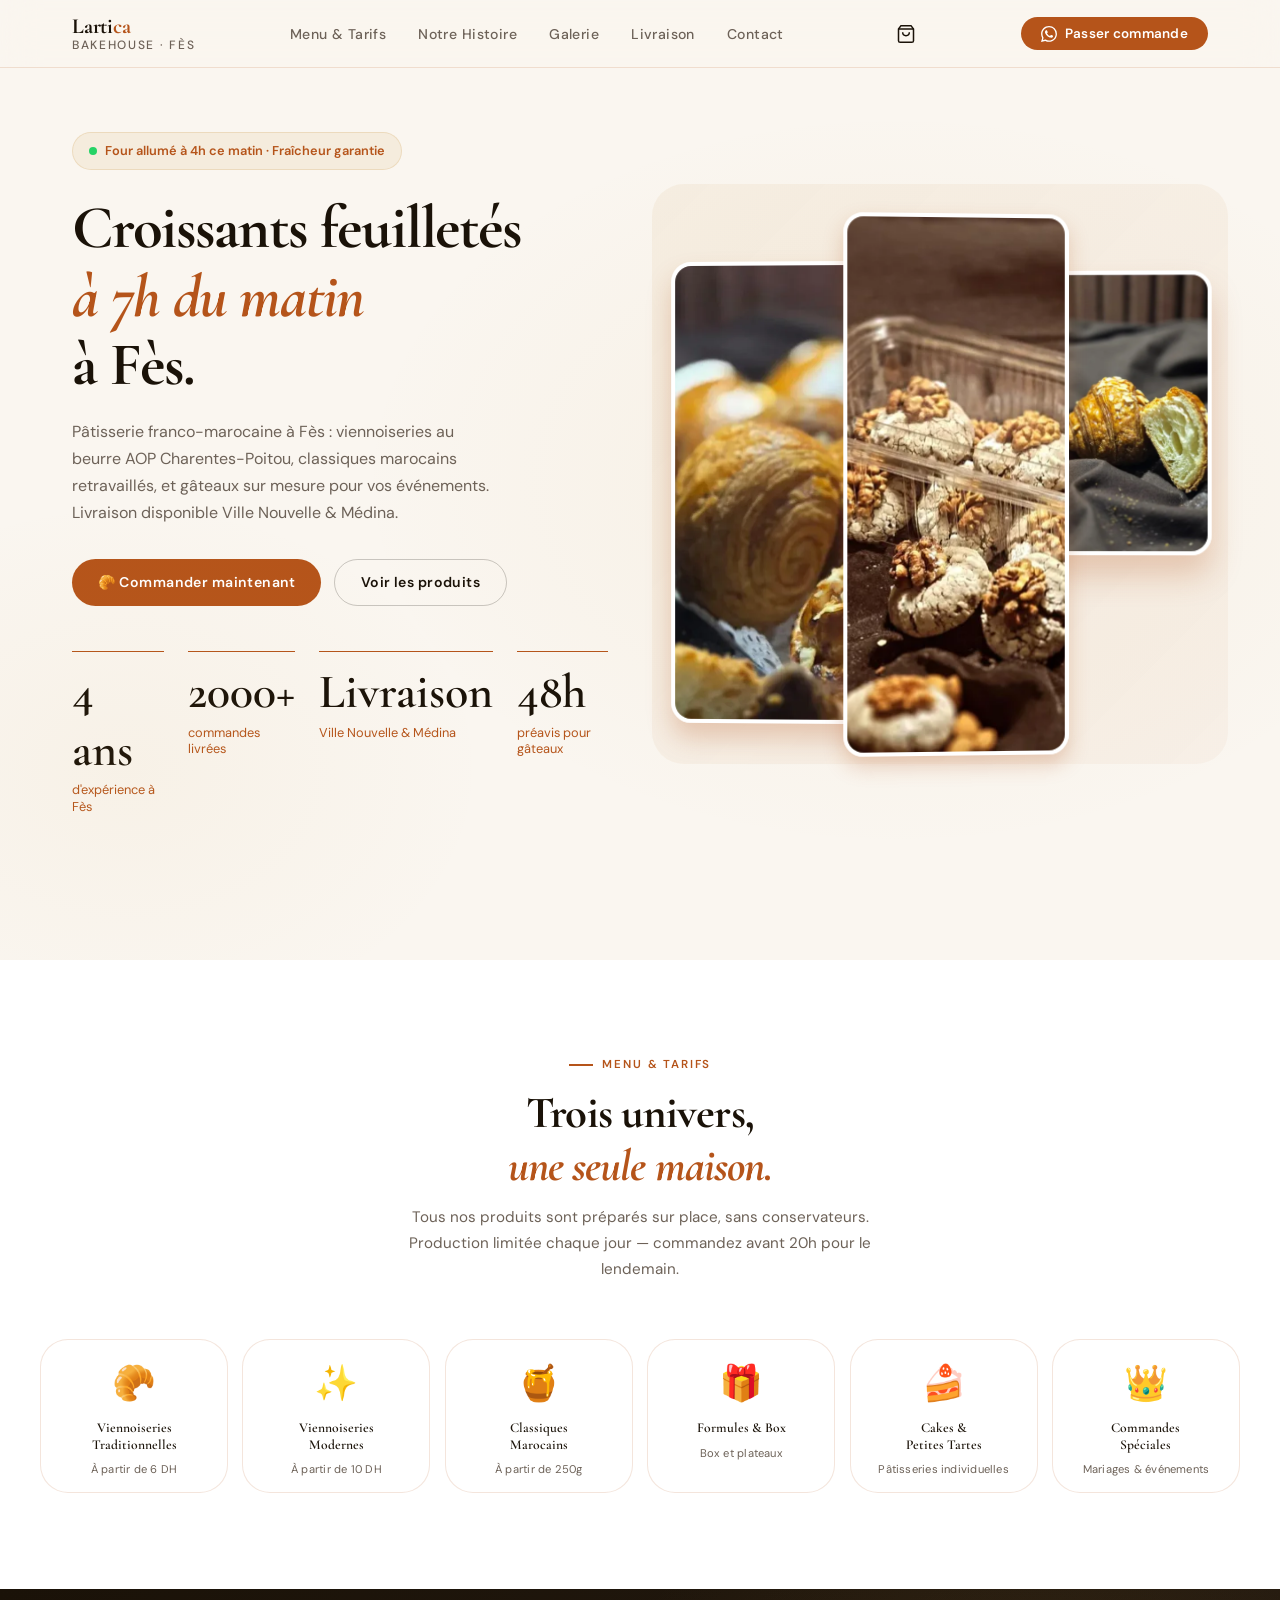
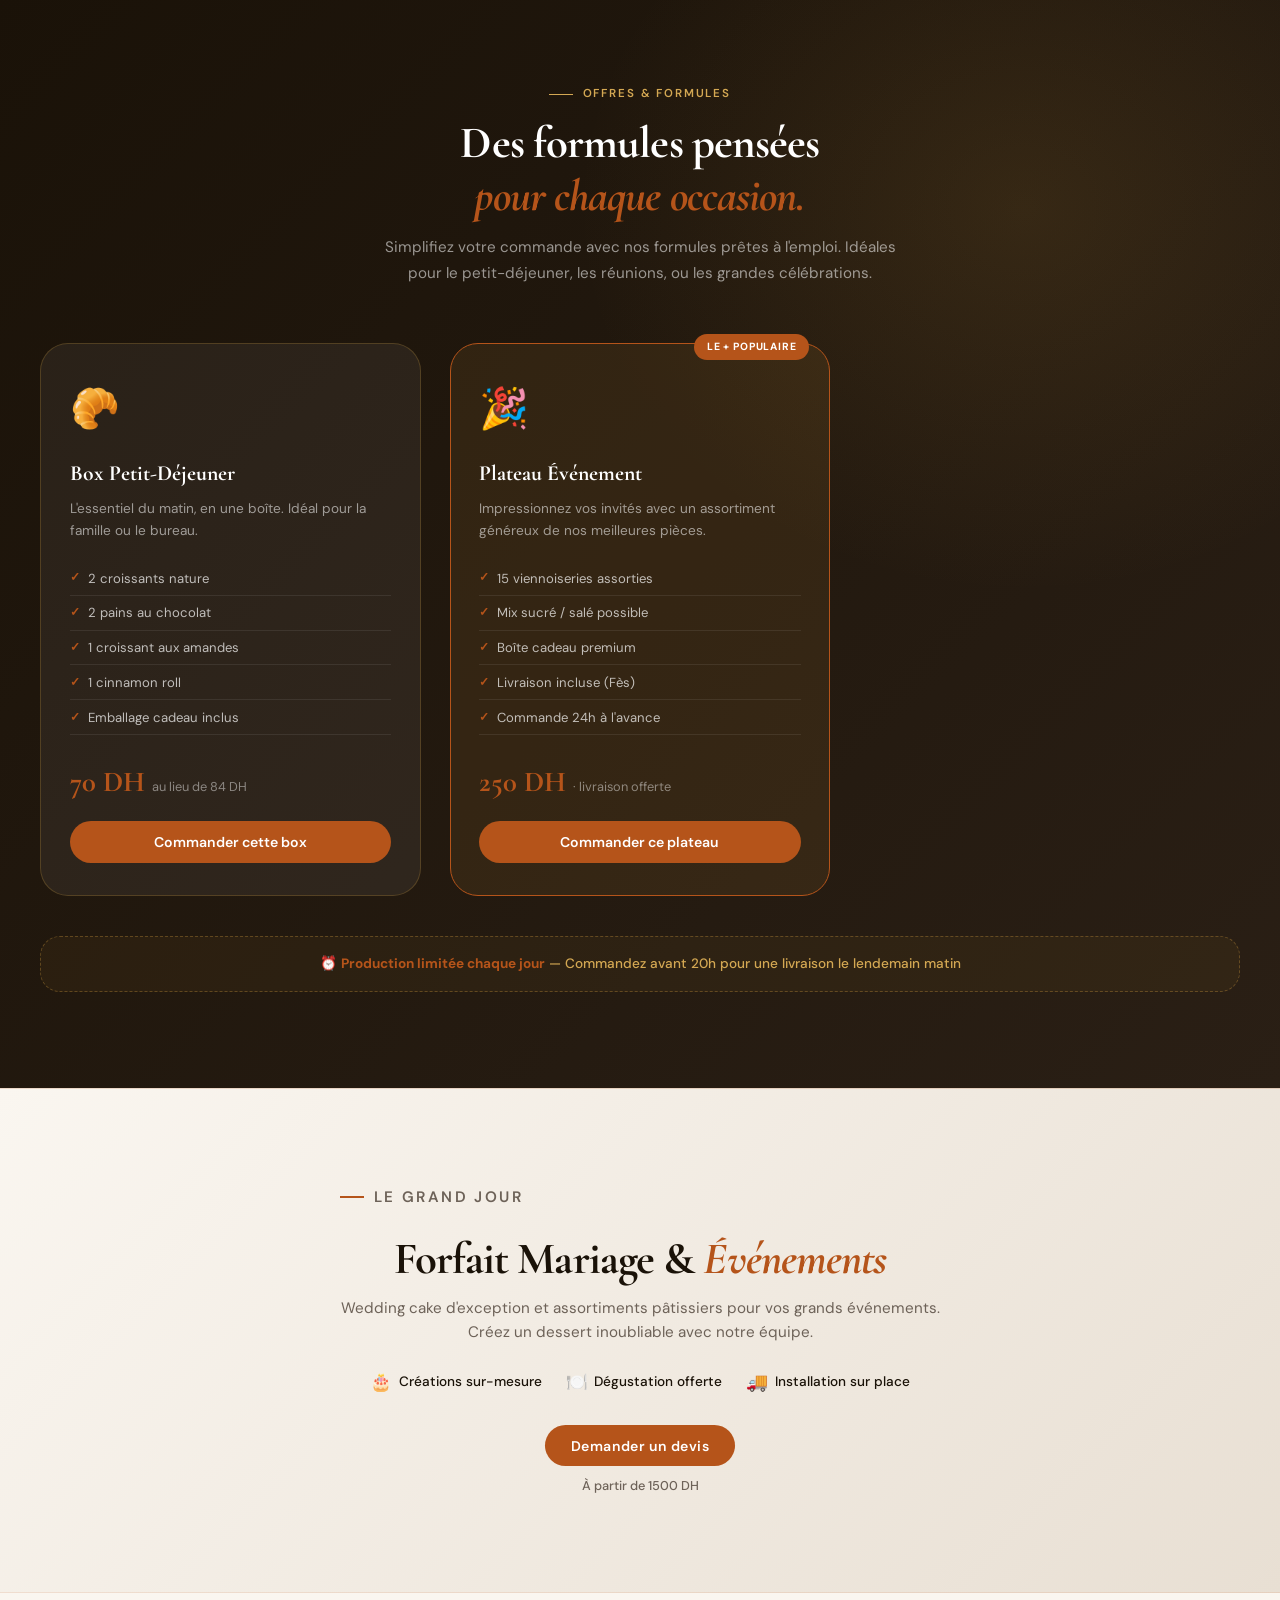
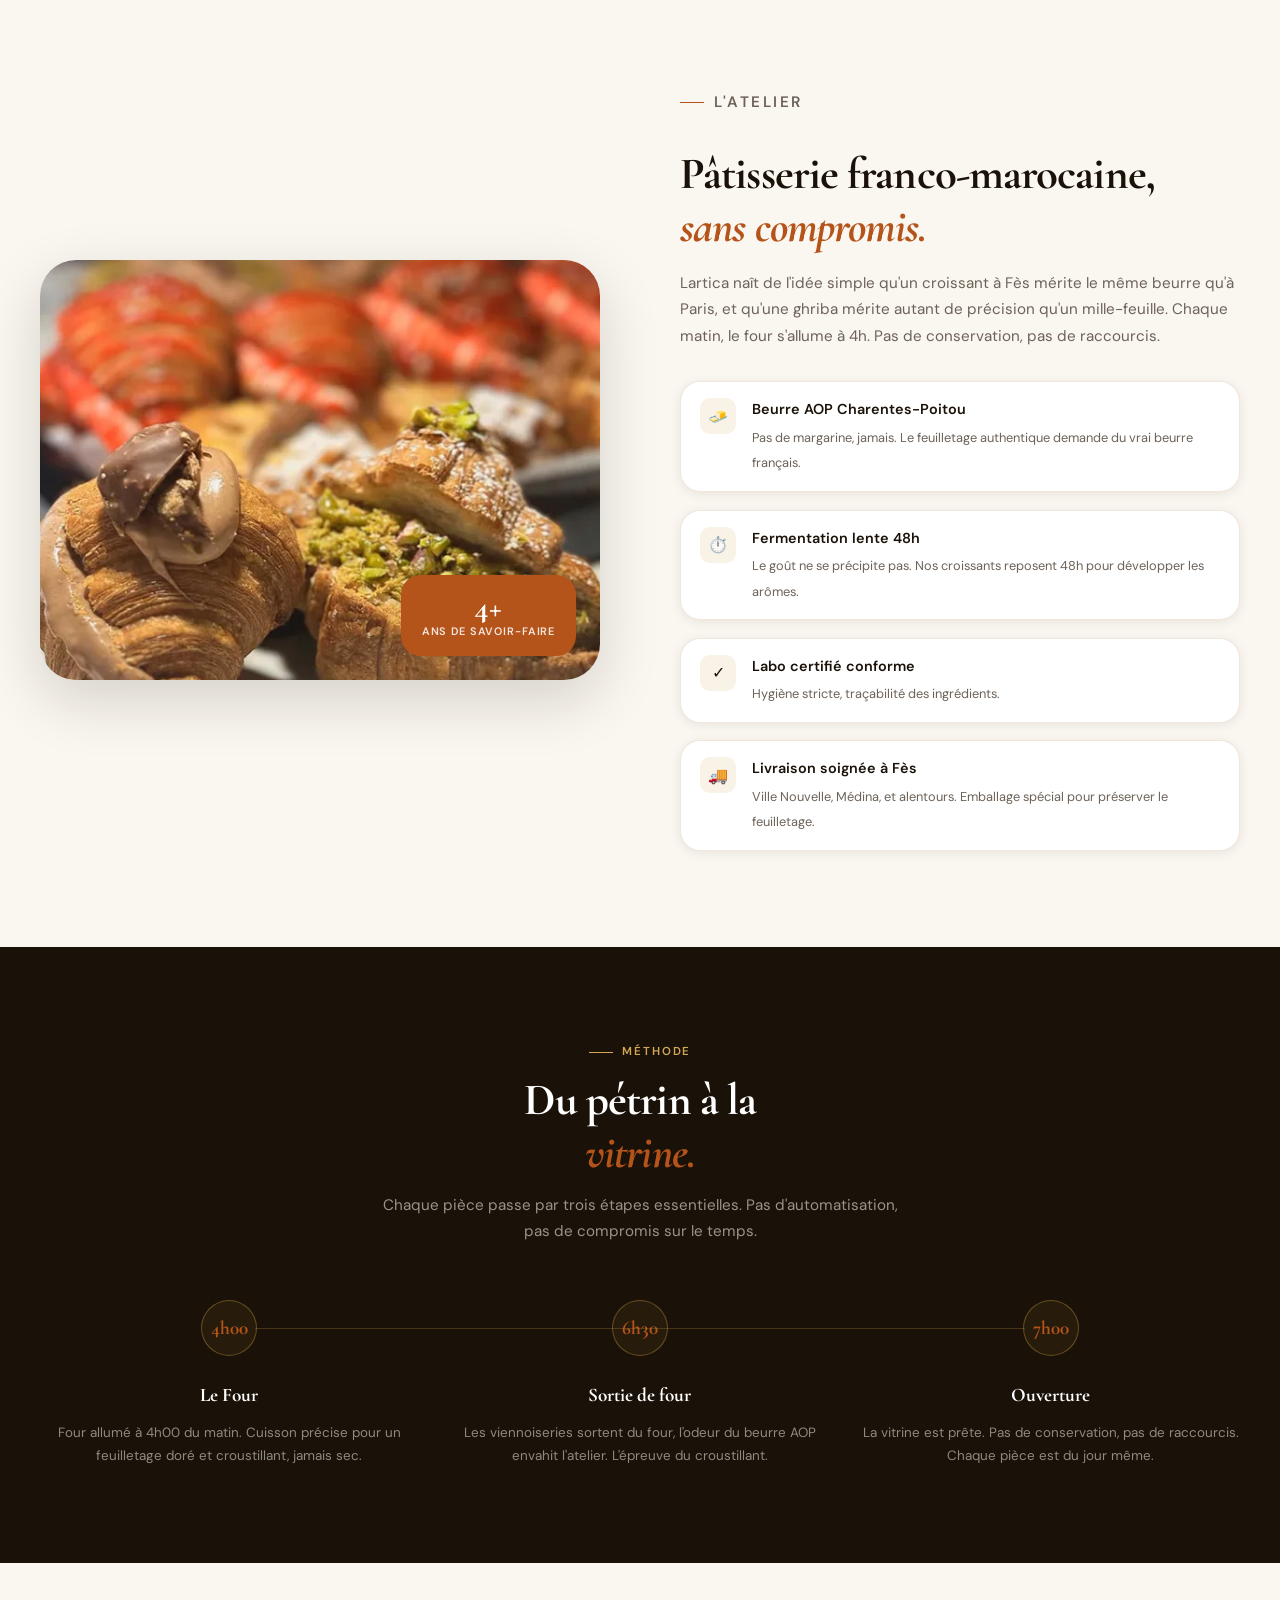
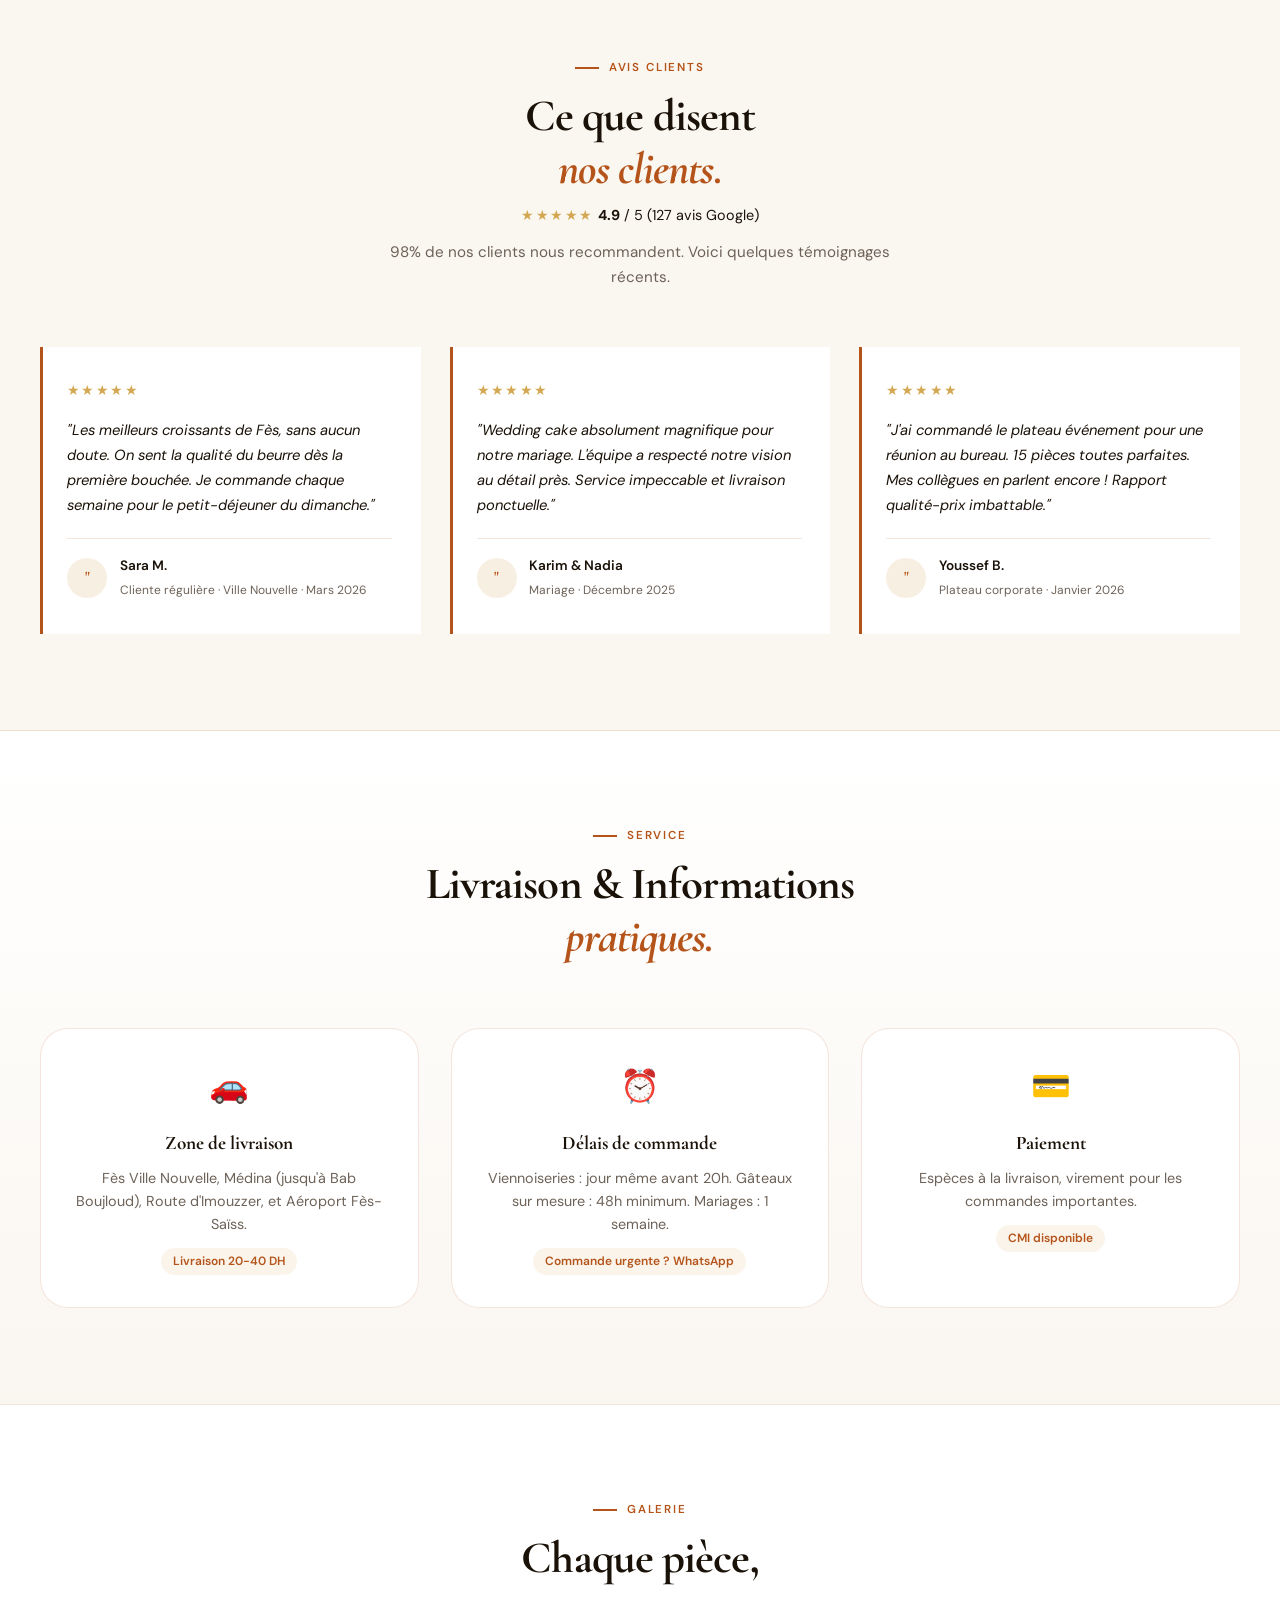
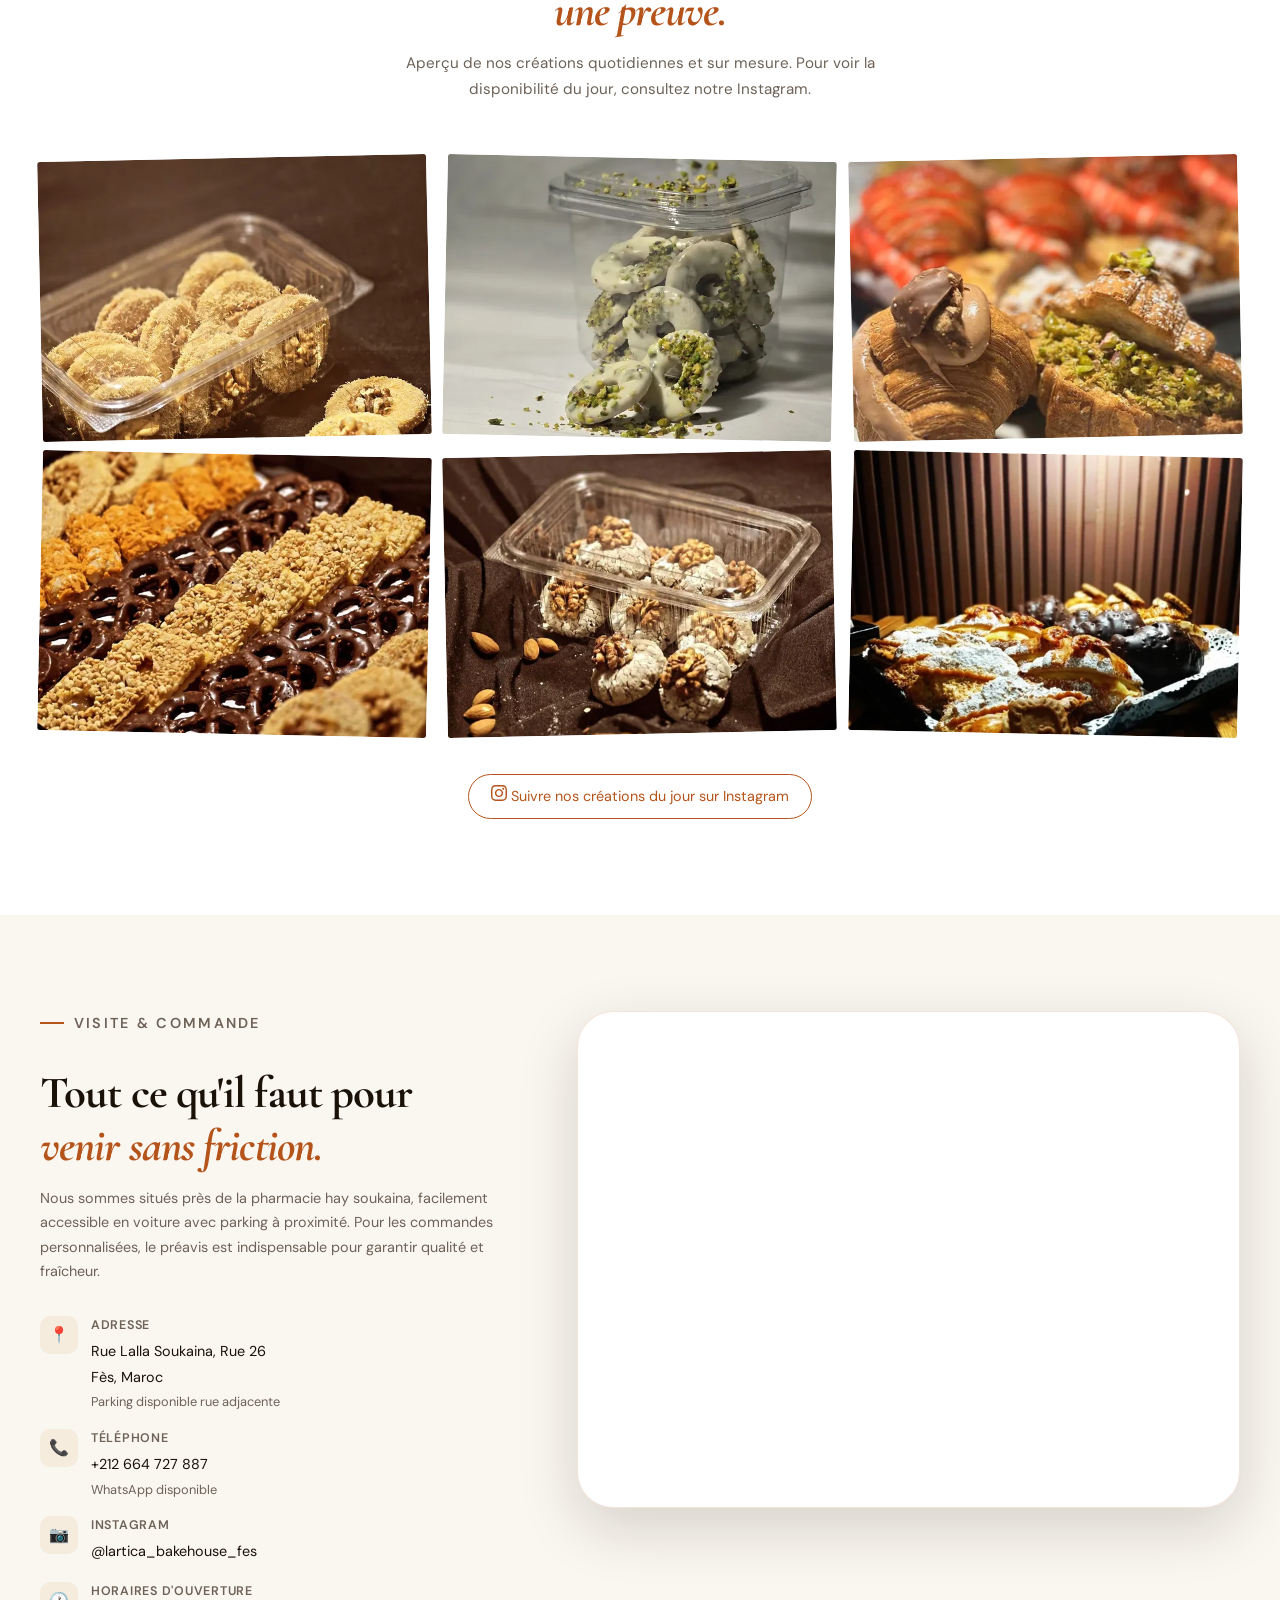
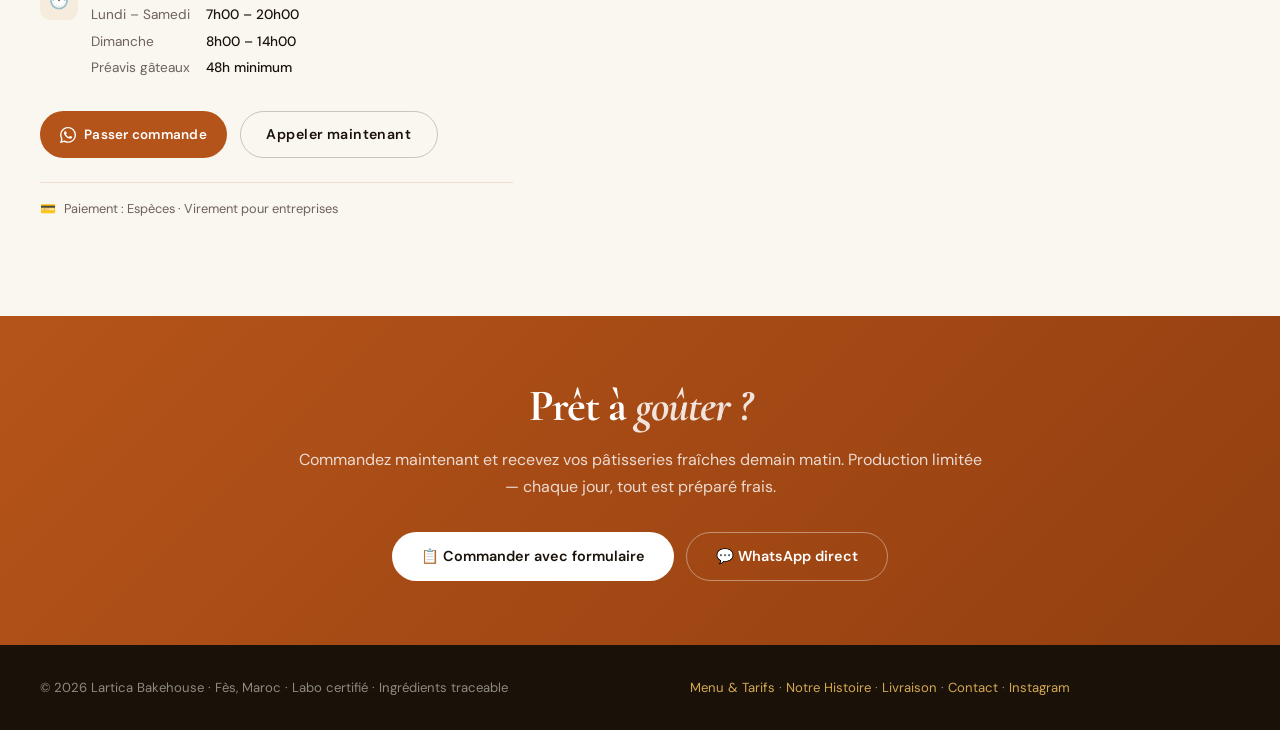
<file: index.html>
<!DOCTYPE html>
<html lang="fr">
<head>
  <meta charset="UTF-8" />
  <meta name="viewport" content="width=device-width, initial-scale=1.0" />
  <title>Lartica Bakehouse — Pâtisserie Artisanale à Fès | Croissants &amp; Gâteaux Sur Mesure</title>
  <meta name="description" content="Pâtisserie artisanale à Fès : croissants feuilletés, pâtisseries marocaines traditionnelles, gâteaux d'anniversaire et wedding cakes. Livraison disponible. À partir de 12 DH." />
  <meta name="theme-color" content="#f9f5ef" />
  <link rel="canonical" href="https://www.larticabakehouse.ma" />

  <!-- Open Graph -->
  <meta property="og:title" content="Lartica Bakehouse — Pâtisserie Artisanale à Fès">
  <meta property="og:description" content="Croissants au beurre AOP, classiques marocains et gâteaux sur mesure. Livraison Fès Ville Nouvelle & Médina.">
  <meta property="og:image" content="https://simosails.github.io/LarticaBakehouse/images/hero-main.webp">
  <meta property="og:url" content="https://simosails.github.io/LarticaBakehouse/">
  <meta property="og:type" content="website">
  <meta property="og:locale" content="fr_FR" />

  <!-- Twitter Cards -->
  <meta name="twitter:card" content="summary_large_image">
  <meta name="twitter:title" content="Lartica Bakehouse — Pâtisserie Artisanale Fès" />
  <meta name="twitter:description" content="Croissants feuilletés et gâteaux sur mesure à Fès. Qualité française, saveurs marocaines." />
  <meta name="twitter:image" content="https://simosails.github.io/LarticaBakehouse/images/hero-main.webp" />

  <!-- Preconnect & Preload -->
  <link rel="preconnect" href="https://fonts.googleapis.com" />
  <link rel="preconnect" href="https://fonts.gstatic.com" crossorigin />
  <link rel="preload" href="images/hero-main.webp" as="image" type="image/webp" fetchpriority="high" />
  <link rel="dns-prefetch" href="//wa.me" />
  <link rel="preload" href="css/styles.css" as="style" />

  <link href="https://fonts.googleapis.com/css2?family=Cormorant+Garamond:ital,wght@0,400;0,600;1,400;1,600&family=DM+Sans:wght@400;500&display=swap" rel="stylesheet" />
  <link rel="stylesheet" href="css/styles.css" />

  <!-- Schema.org JSON-LD -->
  <script type="application/ld+json">
  {
    "@context": "https://schema.org",
    "@type": "Bakery",
    "name": "Lartica Bakehouse",
    "image": "https://www.larticabakehouse.ma/images/hero-main.webp",
    "address": {
      "@type": "PostalAddress",
      "streetAddress": "Rue Lalla Soukaina, Rue 26",
      "addressLocality": "Fès",
      "addressRegion": "Fès-Meknès",
      "addressCountry": "MA"
    },
    "geo": { "@type": "GeoCoordinates", "latitude": "34.0333", "longitude": "-5.0000" },
    "telephone": "+212664727887",
    "priceRange": "$$",
    "areaServed": ["Fès", "Fès-Médina", "Fès-Ville Nouvelle"],
    "url": "https://www.larticabakehouse.ma",
    "sameAs": ["https://www.instagram.com/lartica_bakehouse_fes"],
    "servesCuisine": ["Pâtisserie française", "Pâtisserie marocaine", "Viennoiserie"],
    "paymentAccepted": ["Espèces", "Virement"],
    "aggregateRating": { "@type": "AggregateRating", "ratingValue": "4.9", "reviewCount": "127" },
    "openingHoursSpecification": [
      {"@type":"OpeningHoursSpecification","dayOfWeek":["Monday","Tuesday","Wednesday","Thursday","Friday","Saturday"],"opens":"07:00","closes":"20:00"},
      {"@type":"OpeningHoursSpecification","dayOfWeek":"Sunday","opens":"08:00","closes":"14:00"}
    ],
    "hasOfferCatalog": {
      "@type": "OfferCatalog", "name": "Pâtisseries",
      "itemListElement": [
        {"@type":"Offer","itemOffered":{"@type":"Product","name":"Croissants","description":"Croissants feuilletés au beurre AOP","offers":{"@type":"Offer","price":"12","priceCurrency":"MAD"}}},
        {"@type":"Offer","itemOffered":{"@type":"Product","name":"Box Petit-Déjeuner","description":"6 viennoiseries assorties","offers":{"@type":"Offer","price":"70","priceCurrency":"MAD"}}}
      ]
    }
  }
  </script>
</head>
<body>

  <a class="skip-nav" href="#main-content">Aller au contenu</a>

  <!-- ─── HEADER ─────────────────────────── -->
  <header id="site-header">
    <nav aria-label="Navigation principale">
      <a href="#hero" class="logo" aria-label="Lartica Bakehouse — retour à l'accueil">
        <span class="logo-main">Larti<span>ca</span></span>
        <span class="logo-sub">Bakehouse · Fès</span>
      </a>
      <ul class="nav-links" role="list">
        <li><a href="#menu">Menu &amp; Tarifs</a></li>
        <li><a href="#histoire">Notre Histoire</a></li>
        <li><a href="#galerie">Galerie</a></li>
        <li><a href="#livraison">Livraison</a></li>
        <li><a href="#contact">Contact</a></li>
      </ul>
      <button type="button" id="header-cart-btn" data-open-order aria-label="Panier">
        <svg viewBox="0 0 24 24" fill="none" stroke="currentColor" stroke-width="1.8"><path d="M6 2L3 6v14a2 2 0 002 2h14a2 2 0 002-2V6l-3-4z"/><line x1="3" y1="6" x2="21" y2="6"/><path d="M16 10a4 4 0 01-8 0"/></svg>
        <span id="header-cart-badge">0</span>
      </button>
      <button class="btn-wa" data-open-order aria-label="Passer commande">
        <svg viewBox="0 0 24 24" aria-hidden="true"><path d="M17.472 14.382c-.297-.149-1.758-.867-2.03-.967-.273-.099-.471-.148-.67.15-.197.297-.767.966-.94 1.164-.173.199-.347.223-.644.075-.297-.15-1.255-.463-2.39-1.475-.883-.788-1.48-1.761-1.653-2.059-.173-.297-.018-.458.13-.606.134-.133.298-.347.446-.52.149-.174.198-.298.298-.497.099-.198.05-.371-.025-.52-.075-.149-.669-1.612-.916-2.207-.242-.579-.487-.5-.669-.51-.173-.008-.371-.01-.57-.01-.198 0-.52.074-.792.372-.272.297-1.04 1.016-1.04 2.479 0 1.462 1.065 2.875 1.213 3.074.149.198 2.096 3.2 5.077 4.487.709.306 1.262.489 1.694.625.712.227 1.36.195 1.871.118.571-.085 1.758-.719 2.006-1.413.248-.694.248-1.289.173-1.413-.074-.124-.272-.198-.57-.347m-5.421 7.403h-.004a9.87 9.87 0 01-5.031-1.378l-.361-.214-3.741.982.998-3.648-.235-.374a9.86 9.86 0 01-1.51-5.26c.001-5.45 4.436-9.884 9.888-9.884 2.64 0 5.122 1.03 6.988 2.898a9.825 9.825 0 012.893 6.994c-.003 5.45-4.437 9.884-9.885 9.884m8.413-18.297A11.815 11.815 0 0012.05 0C5.495 0 .16 5.335.157 11.892c0 2.096.547 4.142 1.588 5.945L.057 24l6.305-1.654a11.882 11.882 0 005.683 1.448h.005c6.554 0 11.89-5.335 11.893-11.893a11.821 11.821 0 00-3.48-8.413Z"/></svg>
        Passer commande
      </button>
      <button class="hamburger" id="hamburger" aria-label="Ouvrir le menu" aria-expanded="false" aria-controls="mobile-menu">
        <span></span><span></span><span></span>
      </button>
    </nav>
  </header>

  <!-- Mobile menu -->
  <div class="mobile-menu" id="mobile-menu" role="navigation" aria-label="Menu mobile">
    <a href="#menu">Menu &amp; Tarifs</a>
    <a href="#histoire">Notre Histoire</a>
    <a href="#galerie">Galerie</a>
    <a href="#livraison">Livraison</a>
    <a href="#contact">Contact</a>
    <button class="btn-wa" data-open-order aria-label="Passer commande">Commander maintenant</button>
  </div>

  <main id="main-content">

    <!-- ─── HERO ────────────────────────────── -->
    <section id="hero" aria-label="Accueil">
      <div class="hero-bg-texture" aria-hidden="true"></div>
      <div class="hero-inner">
        <div class="hero-text">
          <div class="freshness-badge" aria-label="Information fraîcheur">
            <span class="pulse" aria-hidden="true"></span>
            Four allumé à 4h ce matin · Fraîcheur garantie
          </div>
          <h1>Croissants feuilletés<br><em>à 7h du matin</em><br>à Fès.</h1>
          <p class="hero-sub">Pâtisserie franco-marocaine à Fès : viennoiseries au beurre AOP Charentes-Poitou, classiques marocains retravaillés, et gâteaux sur mesure pour vos événements. Livraison disponible Ville Nouvelle &amp; Médina.</p>
          <div class="hero-ctas">
            <button class="btn-primary" data-open-order aria-label="Commander maintenant">🥐 Commander maintenant</button>
            <a href="#menu" class="btn-outline" aria-label="Voir notre menu et tarifs">Voir les produits</a>
          </div>
          <div class="hero-stats" role="list" aria-label="Chiffres clés">
            <div class="stat-item" role="listitem"><div class="stat-number">4 ans</div><div class="stat-label">d'expérience à Fès</div></div>
            <div class="stat-item" role="listitem"><div class="stat-number">2000+</div><div class="stat-label">commandes livrées</div></div>
            <div class="stat-item" role="listitem"><div class="stat-number">Livraison</div><div class="stat-label">Ville Nouvelle &amp; Médina</div></div>
            <div class="stat-item" role="listitem"><div class="stat-number">48h</div><div class="stat-label">préavis pour gâteaux</div></div>
          </div>
        </div>
        <div class="hero-images" aria-hidden="true">
          <img class="hero-main" src="images/hero-main.webp"
               srcset="images/hero-main-1200.webp 1200w, images/hero-main-600.webp 600w"
               sizes="(max-width: 768px) 100vw, 60vw"
               alt="Viennoiseries fraîches Lartica" width="912" height="640" loading="eager" fetchpriority="high" />
          <img class="hero-tall" src="images/hero-tall.webp"
               srcset="images/hero-tall.webp 1200w, images/hero-tall.webp 600w"
               sizes="(max-width: 768px) 100vw, 38vw"
               alt="Naked cake aux fruits rouges" width="456" height="640" loading="eager" fetchpriority="high" />
          <img class="hero-side" src="images/hero-side.webp"
               srcset="images/hero-side.webp 1200w, images/hero-side.webp 600w"
               sizes="(max-width: 768px) 100vw, 28vw"
               alt="Croissant aux amandes feuilleté" width="408" height="476" loading="eager" fetchpriority="high" />
        </div>
      </div>
    </section>

<!-- FILE CONTINUES FROM PART 1 -->

    <!-- ─── MENU ─────────────────────────────── -->
    <section id="menu" aria-labelledby="menu-heading">
      <div class="menu-inner">
        <div class="section-header">
          <p class="section-eyebrow">Menu &amp; Tarifs</p>
          <h2 id="menu-heading">Trois univers,<br><em>une seule maison.</em></h2>
          <p class="section-lead">Tous nos produits sont préparés sur place, sans conservateurs. Production limitée chaque jour — commandez avant 20h pour le lendemain.</p>
        </div>
        <div class="menu-categories-grid" aria-label="Commander par catégorie">
          <button class="cat-tile" type="button" data-open-order data-product="croissant pain" aria-label="Commander des viennoiseries traditionnelles"><div class="cat-emoji" aria-hidden="true">🥐</div><span class="cat-tile-name">Viennoiseries<br>Traditionnelles</span><span class="cat-tile-price">À partir de 6 DH</span></button>
          <button class="cat-tile" type="button" data-open-order data-product="crokies dubai moderne" aria-label="Commander des viennoiseries modernes"><div class="cat-emoji" aria-hidden="true">✨</div><span class="cat-tile-name">Viennoiseries<br>Modernes</span><span class="cat-tile-price">À partir de 10 DH</span></button>
          <button class="cat-tile" type="button" data-open-order data-product="kaab ghzal marocain fekkas" aria-label="Commander des classiques marocains"><div class="cat-emoji" aria-hidden="true">🍯</div><span class="cat-tile-name">Classiques<br>Marocains</span><span class="cat-tile-price">À partir de 250g</span></button>
          <button class="cat-tile" type="button" data-open-order data-product="box plateau formule" aria-label="Commander une formule ou box"><div class="cat-emoji" aria-hidden="true">🎁</div><span class="cat-tile-name">Formules &amp; Box</span><span class="cat-tile-price">Box et plateaux</span></button>
          <button class="cat-tile" type="button" data-open-order data-product="cake tarte" aria-label="Commander des cakes et tartes"><div class="cat-emoji" aria-hidden="true">🍰</div><span class="cat-tile-name">Cakes &amp;<br>Petites Tartes</span><span class="cat-tile-price">Pâtisseries individuelles</span></button>
          <button class="cat-tile" type="button" data-open-order data-product="mariage événement special" aria-label="Passer une commande spéciale"><div class="cat-emoji" aria-hidden="true">👑</div><span class="cat-tile-name">Commandes<br>Spéciales</span><span class="cat-tile-price">Mariages &amp; événements</span></button>
        </div>
      </div>
    </section>

    <!-- ─── BUNDLES ──────────────────────────── -->
    <section id="bundles" aria-labelledby="bundles-heading">
      <div class="bundles-inner">
        <div class="section-header">
          <p class="section-eyebrow">Offres &amp; Formules</p>
          <h2 id="bundles-heading">Des formules pensées<br><em>pour chaque occasion.</em></h2>
          <p class="section-lead">Simplifiez votre commande avec nos formules prêtes à l'emploi. Idéales pour le petit-déjeuner, les réunions, ou les grandes célébrations.</p>
        </div>
        <div class="bundle-grid">
          <div class="bundle-card fade-up">
            <div class="bundle-icon" aria-hidden="true">🥐</div>
            <h3>Box Petit-Déjeuner</h3>
            <p class="bundle-desc">L'essentiel du matin, en une boîte. Idéal pour la famille ou le bureau.</p>
            <ul class="bundle-includes"><li>2 croissants nature</li><li>2 pains au chocolat</li><li>1 croissant aux amandes</li><li>1 cinnamon roll</li><li>Emballage cadeau inclus</li></ul>
            <div class="bundle-price">70 DH <span>au lieu de 84 DH</span></div>
            <button class="bundle-order-btn" data-open-order data-product="Box Petit-Déjeuner (6 pcs)">Commander cette box</button>
          </div>
          <div class="bundle-card featured fade-up">
            <span class="bundle-popular">Le + populaire</span>
            <div class="bundle-icon" aria-hidden="true">🎉</div>
            <h3>Plateau Événement</h3>
            <p class="bundle-desc">Impressionnez vos invités avec un assortiment généreux de nos meilleures pièces.</p>
            <ul class="bundle-includes"><li>15 viennoiseries assorties</li><li>Mix sucré / salé possible</li><li>Boîte cadeau premium</li><li>Livraison incluse (Fès)</li><li>Commande 24h à l'avance</li></ul>
            <div class="bundle-price">250 DH <span>· livraison offerte</span></div>
            <button class="bundle-order-btn" data-open-order data-product="Plateau Événement (15 pcs)">Commander ce plateau</button>
          </div>
        </div>
        <div class="urgency-strip fade-up">
          <p>⏰ <strong>Production limitée chaque jour</strong> — Commandez avant 20h pour une livraison le lendemain matin</p>
        </div>
      </div>
    </section>

    <!-- ─── FORFAIT MARIAGE BANNER ───────────────── -->
    <section id="forfait-mariage" aria-labelledby="mariage-heading" class="mariage-banner">
      <div class="mariage-inner">
        <div class="mariage-content fade-up">
          <p class="section-eyebrow">Le Grand Jour</p>
          <h2 id="mariage-heading">Forfait Mariage &amp; <em>Événements</em></h2>
          <p>Wedding cake d'exception et assortiments pâtissiers pour vos grands événements. Créez un dessert inoubliable avec notre équipe.</p>
          <ul class="mariage-perks">
            <li><span aria-hidden="true">🎂</span> Créations sur-mesure</li>
            <li><span aria-hidden="true">🍽️</span> Dégustation offerte</li>
            <li><span aria-hidden="true">🚚</span> Installation sur place</li>
          </ul>
          <div class="mariage-cta-wrap">
            <button class="btn-primary" data-open-order data-product="Forfait Mariage">Demander un devis</button>
            <span class="mariage-price">À partir de 1500 DH</span>
          </div>
        </div>
      </div>
    </section>

    <!-- ─── STORY ─────────────────────────────── -->
    <section id="histoire" aria-labelledby="story-heading">
      <div class="story-inner">
        <div class="story-image-wrap">
          <img src="images/story-baker.webp" alt="Plateau signature Lartica Bakehouse" width="800" height="600" loading="lazy" decoding="async" />
          <div class="story-image-accent" aria-hidden="true"><div class="big">4+</div><div class="small">ans de savoir-faire</div></div>
        </div>
        <div class="story-text">
          <p class="section-eyebrow">L'atelier</p>
          <h2 id="story-heading">Pâtisserie franco-marocaine,<br><em>sans compromis.</em></h2>
          <p>Lartica naît de l'idée simple qu'un croissant à Fès mérite le même beurre qu'à Paris, et qu'une ghriba mérite autant de précision qu'un mille-feuille. Chaque matin, le four s'allume à 4h. Pas de conservation, pas de raccourcis.</p>
          <div class="story-features">
            <div class="story-feature fade-up"><div class="story-feature-icon" aria-hidden="true">🧈</div><div class="story-feature-text"><strong>Beurre AOP Charentes-Poitou</strong><span>Pas de margarine, jamais. Le feuilletage authentique demande du vrai beurre français.</span></div></div>
            <div class="story-feature fade-up"><div class="story-feature-icon" aria-hidden="true">⏱️</div><div class="story-feature-text"><strong>Fermentation lente 48h</strong><span>Le goût ne se précipite pas. Nos croissants reposent 48h pour développer les arômes.</span></div></div>
            <div class="story-feature fade-up"><div class="story-feature-icon" aria-hidden="true">✓</div><div class="story-feature-text"><strong>Labo certifié conforme</strong><span>Hygiène stricte, traçabilité des ingrédients.</span></div></div>
            <div class="story-feature fade-up"><div class="story-feature-icon" aria-hidden="true">🚚</div><div class="story-feature-text"><strong>Livraison soignée à Fès</strong><span>Ville Nouvelle, Médina, et alentours. Emballage spécial pour préserver le feuilletage.</span></div></div>
          </div>
        </div>
      </div>
    </section>

    <!-- ─── PROCESS ───────────────────────────── -->
    <section id="process" aria-labelledby="process-heading">
      <div class="process-inner">
        <div class="section-header">
          <p class="section-eyebrow">Méthode</p>
          <h2 id="process-heading">Du pétrin à la<br><em>vitrine.</em></h2>
          <p class="section-lead">Chaque pièce passe par trois étapes essentielles. Pas d'automatisation, pas de compromis sur le temps.</p>
        </div>
        <div class="process-steps">
          <div class="process-step fade-up"><div class="process-num" aria-hidden="true">4h00</div><h3>Le Four</h3><p>Four allumé à 4h00 du matin. Cuisson précise pour un feuilletage doré et croustillant, jamais sec.</p></div>
          <div class="process-step fade-up"><div class="process-num" aria-hidden="true">6h30</div><h3>Sortie de four</h3><p>Les viennoiseries sortent du four, l'odeur du beurre AOP envahit l'atelier. L'épreuve du croustillant.</p></div>
          <div class="process-step fade-up"><div class="process-num" aria-hidden="true">7h00</div><h3>Ouverture</h3><p>La vitrine est prête. Pas de conservation, pas de raccourcis. Chaque pièce est du jour même.</p></div>
        </div>
      </div>
    </section>

    <!-- ─── TESTIMONIALS ──────────────────────── -->
    <section id="testimonials" aria-labelledby="testimonials-heading">
      <div class="testimonials-inner">
        <div class="section-header">
          <p class="section-eyebrow">Avis clients</p>
          <h2 id="testimonials-heading">Ce que disent<br><em>nos clients.</em></h2>
          <div class="rating-badge fade-up" aria-label="Noté 4.9 sur 5 par 127 clients"><span class="stars" aria-hidden="true">★★★★★</span> <strong>4.9</strong> / 5 <span>(127 avis Google)</span></div>
          <p class="section-lead">98% de nos clients nous recommandent. Voici quelques témoignages récents.</p>
        </div>
        <div class="testimonials-grid">
          <div class="testimonial-card fade-up"><div class="testimonial-stars" aria-label="5 étoiles sur 5">★★★★★</div><p class="testimonial-text">"Les meilleurs croissants de Fès, sans aucun doute. On sent la qualité du beurre dès la première bouchée. Je commande chaque semaine pour le petit-déjeuner du dimanche."</p><div class="testimonial-author"><div class="testimonial-avatar">"</div><div class="testimonial-author-info"><strong>Sara M.</strong><span>Cliente régulière · Ville Nouvelle · Mars 2026</span></div></div></div>
          <div class="testimonial-card fade-up"><div class="testimonial-stars" aria-label="5 étoiles sur 5">★★★★★</div><p class="testimonial-text">"Wedding cake absolument magnifique pour notre mariage. L'équipe a respecté notre vision au détail près. Service impeccable et livraison ponctuelle."</p><div class="testimonial-author"><div class="testimonial-avatar">"</div><div class="testimonial-author-info"><strong>Karim &amp; Nadia</strong><span>Mariage · Décembre 2025</span></div></div></div>
          <div class="testimonial-card fade-up"><div class="testimonial-stars" aria-label="5 étoiles sur 5">★★★★★</div><p class="testimonial-text">"J'ai commandé le plateau événement pour une réunion au bureau. 15 pièces toutes parfaites. Mes collègues en parlent encore ! Rapport qualité-prix imbattable."</p><div class="testimonial-author"><div class="testimonial-avatar">"</div><div class="testimonial-author-info"><strong>Youssef B.</strong><span>Plateau corporate · Janvier 2026</span></div></div></div>
        </div>
      </div>
    </section>


    <!-- ─── DELIVERY SECTION ──────────────────── -->
    <section id="livraison" aria-labelledby="delivery-heading">
      <div class="delivery-inner">
        <div class="section-header delivery-header">
          <p class="section-eyebrow">Service</p>
          <h2 id="delivery-heading">Livraison &amp; Informations<br><em>pratiques.</em></h2>
        </div>
        <div class="delivery-card fade-up"><div class="delivery-icon" aria-hidden="true">🚗</div><h3>Zone de livraison</h3><p>Fès Ville Nouvelle, Médina (jusqu'à Bab Boujloud), Route d'Imouzzer, et Aéroport Fès-Saïss.</p><span class="delivery-badge">Livraison 20-40 DH</span></div>
        <div class="delivery-card fade-up"><div class="delivery-icon" aria-hidden="true">⏰</div><h3>Délais de commande</h3><p>Viennoiseries : jour même avant 20h. Gâteaux sur mesure : 48h minimum. Mariages : 1 semaine.</p><span class="delivery-badge">Commande urgente ? WhatsApp</span></div>
        <div class="delivery-card fade-up"><div class="delivery-icon" aria-hidden="true">💳</div><h3>Paiement</h3><p>Espèces à la livraison, virement pour les commandes importantes.</p><span class="delivery-badge">CMI disponible</span></div>
      </div>
    </section>

    <!-- ─── GALLERY ───────────────────────────── -->
    <section id="galerie" aria-labelledby="gallery-heading">
      <div class="gallery-inner">
        <div class="section-header">
          <p class="section-eyebrow">Galerie</p>
          <h2 id="gallery-heading">Chaque pièce,<br><em>une preuve.</em></h2>
          <p class="section-lead">Aperçu de nos créations quotidiennes et sur mesure. Pour voir la disponibilité du jour, consultez notre Instagram.</p>
        </div>
        <div class="gallery-grid" role="list" aria-label="Galerie de produits">
          <figure class="gallery-item fade-up" role="listitem"><a href="https://www.instagram.com/lartica_bakehouse_fes" target="_blank" rel="noopener"><img src="images/gallery-1.webp" alt="Gâteau artistique deux étages" width="600" height="600" loading="lazy" decoding="async" /><div class="gallery-item-overlay" aria-hidden="true"><span>Gâteau artistique</span></div></a><button class="gallery-order-btn" data-open-order data-product="cake tarte">Commander →</button></figure>
          <figure class="gallery-item fade-up" role="listitem"><a href="https://www.instagram.com/lartica_bakehouse_fes" target="_blank" rel="noopener"><img src="images/gallery-2.webp" alt="Assortiment de petits gâteaux" width="600" height="600" loading="lazy" decoding="async" /><div class="gallery-item-overlay" aria-hidden="true"><span>Plateau pâtissier</span></div></a><button class="gallery-order-btn" data-open-order data-product="box plateau formule">Commander →</button></figure>
          <figure class="gallery-item fade-up" role="listitem"><a href="https://www.instagram.com/lartica_bakehouse_fes" target="_blank" rel="noopener"><img src="images/gallery-3.webp" alt="Croissants fourrés pistache et chocolat" width="600" height="600" loading="lazy" decoding="async" /><div class="gallery-item-overlay" aria-hidden="true"><span>Croissants signature</span></div></a><button class="gallery-order-btn" data-open-order data-product="croissant pain">Commander →</button></figure>
          <figure class="gallery-item fade-up" role="listitem"><a href="https://www.instagram.com/lartica_bakehouse_fes" target="_blank" rel="noopener"><img src="images/gallery-4.webp" alt="Assortiment de pretzels enrobés chocolat" width="600" height="600" loading="lazy" decoding="async" /><div class="gallery-item-overlay" aria-hidden="true"><span>Pretzels chocolat</span></div></a><button class="gallery-order-btn" data-open-order data-product="moderne">Commander →</button></figure>
          <figure class="gallery-item fade-up" role="listitem"><a href="https://www.instagram.com/lartica_bakehouse_fes" target="_blank" rel="noopener"><img src="images/gallery-5.webp" alt="Ghriba aux noix" width="600" height="600" loading="lazy" decoding="async" /><div class="gallery-item-overlay" aria-hidden="true"><span>Ghriba noix</span></div></a><button class="gallery-order-btn" data-open-order data-product="marocain">Commander →</button></figure>
          <figure class="gallery-item fade-up" role="listitem"><a href="https://www.instagram.com/lartica_bakehouse_fes" target="_blank" rel="noopener"><img src="images/gallery-6.webp" alt="Pâtisseries mixtes sur étagère" width="600" height="600" loading="lazy" decoding="async" /><div class="gallery-item-overlay" aria-hidden="true"><span>Vitrine du jour</span></div></a><button class="gallery-order-btn" data-open-order data-product="croissant pain">Commander →</button></figure>
        </div>
        <div class="gallery-cta">
          <a href="https://www.instagram.com/lartica_bakehouse_fes" target="_blank" rel="noopener" class="gallery-instagram-link" aria-label="Voir plus de photos sur Instagram">
            <svg width="16" height="16" viewBox="0 0 24 24" fill="currentColor" aria-hidden="true"><path d="M12 2.163c3.204 0 3.584.012 4.85.07 3.252.148 4.771 1.691 4.919 4.919.058 1.265.069 1.645.069 4.849 0 3.205-.012 3.584-.069 4.849-.149 3.225-1.664 4.771-4.919 4.919-1.266.058-1.644.07-4.85.07-3.204 0-3.584-.012-4.849-.07-3.26-.149-4.771-1.699-4.919-4.92-.058-1.265-.07-1.644-.07-4.849 0-3.204.013-3.583.07-4.849.149-3.227 1.664-4.771 4.919-4.919 1.266-.057 1.645-.069 4.849-.069zm0-2.163c-3.259 0-3.667.014-4.947.072-4.358.2-6.78 2.618-6.98 6.98-.059 1.281-.073 1.689-.073 4.948 0 3.259.014 3.668.072 4.948.2 4.358 2.618 6.78 6.98 6.98 1.281.058 1.689.072 4.948.072 3.259 0 3.668-.014 4.948-.072 4.354-.2 6.782-2.618 6.979-6.98.059-1.28.073-1.689.073-4.948 0-3.259-.014-3.667-.072-4.947-.196-4.354-2.617-6.78-6.979-6.98-1.281-.059-1.69-.073-4.949-.073zm0 5.838c-3.403 0-6.162 2.759-6.162 6.162s2.759 6.163 6.162 6.163 6.162-2.759 6.162-6.163c0-3.403-2.759-6.162-6.162-6.162zm0 10.162c-2.209 0-4-1.79-4-4 0-2.209 1.791-4 4-4s4 1.791 4 4c0 2.21-1.791 4-4 4zm6.406-11.845c-.796 0-1.441.645-1.441 1.44s.645 1.44 1.441 1.44c.795 0 1.439-.645 1.439-1.44s-.644-1.44-1.439-1.44z"/></svg>
            Suivre nos créations du jour sur Instagram
          </a>
        </div>
      </div>
    </section>

    <!-- ─── CONTACT ───────────────────────────── -->
    <section id="contact" aria-labelledby="contact-heading">
      <div class="contact-inner">
        <div class="contact-left">
          <p class="section-eyebrow">Visite &amp; commande</p>
          <h2 id="contact-heading">Tout ce qu'il faut pour<br><em>venir sans friction.</em></h2>
          <p>Nous sommes situés près de la pharmacie hay soukaina, facilement accessible en voiture avec parking à proximité. Pour les commandes personnalisées, le préavis est indispensable pour garantir qualité et fraîcheur.</p>
          <div class="contact-details">
            <div class="contact-row"><div class="contact-icon" aria-hidden="true">📍</div><div class="contact-row-text"><strong>Adresse</strong><span>Rue Lalla Soukaina, Rue 26<br>Fès, Maroc</span><span class="contact-subtext">Parking disponible rue adjacente</span></div></div>
            <div class="contact-row"><div class="contact-icon" aria-hidden="true">📞</div><div class="contact-row-text"><strong>Téléphone</strong><a href="tel:+212664727887">+212 664 727 887</a><span class="contact-subtext">WhatsApp disponible</span></div></div>
            <div class="contact-row"><div class="contact-icon" aria-hidden="true">📷</div><div class="contact-row-text"><strong>Instagram</strong><a href="https://www.instagram.com/lartica_bakehouse_fes" target="_blank" rel="noopener">@lartica_bakehouse_fes</a></div></div>
            <div class="contact-row"><div class="contact-icon" aria-hidden="true">🕐</div><div class="contact-row-text"><strong>Horaires d'ouverture</strong><dl class="hours-grid"><dt>Lundi – Samedi</dt><dd>7h00 – 20h00</dd><dt>Dimanche</dt><dd>8h00 – 14h00</dd><dt>Préavis gâteaux</dt><dd>48h minimum</dd></dl></div></div>
          </div>
          <div class="contact-ctas">
            <button class="btn-wa" data-open-order aria-label="Passer commande"><svg viewBox="0 0 24 24" aria-hidden="true" class="wa-icon-inline"><path d="M17.472 14.382c-.297-.149-1.758-.867-2.03-.967-.273-.099-.471-.148-.67.15-.197.297-.767.966-.94 1.164-.173.199-.347.223-.644.075-.297-.15-1.255-.463-2.39-1.475-.883-.788-1.48-1.761-1.653-2.059-.173-.297-.018-.458.13-.606.134-.133.298-.347.446-.52.149-.174.198-.298.298-.497.099-.198.05-.371-.025-.52-.075-.149-.669-1.612-.916-2.207-.242-.579-.487-.5-.669-.51-.173-.008-.371-.01-.57-.01-.198 0-.52.074-.792.372-.272.297-1.04 1.016-1.04 2.479 0 1.462 1.065 2.875 1.213 3.074.149.198 2.096 3.2 5.077 4.487.709.306 1.262.489 1.694.625.712.227 1.36.195 1.871.118.571-.085 1.758-.719 2.006-1.413.248-.694.248-1.289.173-1.413-.074-.124-.272-.198-.57-.347m-5.421 7.403h-.004a9.87 9.87 0 01-5.031-1.378l-.361-.214-3.741.982.998-3.648-.235-.374a9.86 9.86 0 01-1.51-5.26c.001-5.45 4.436-9.884 9.888-9.884 2.64 0 5.122 1.03 6.988 2.898a9.825 9.825 0 012.893 6.994c-.003 5.45-4.437 9.884-9.885 9.884m8.413-18.297A11.815 11.815 0 0012.05 0C5.495 0 .16 5.335.157 11.892c0 2.096.547 4.142 1.588 5.945L.057 24l6.305-1.654a11.882 11.882 0 005.683 1.448h.005c6.554 0 11.89-5.335 11.893-11.893a11.821 11.821 0 00-3.48-8.413Z"/></svg> Passer commande</button>
            <a href="tel:+212664727887" class="btn-outline" aria-label="Appeler Lartica Bakehouse">Appeler maintenant</a>
          </div>
          <div class="payment-methods"><span>💳</span><span>Paiement : Espèces · Virement pour entreprises</span></div>
        </div>
        <div class="contact-map" aria-label="Localisation de la boutique">
          <iframe src="https://maps.google.com/maps?q=34.016347,-5.031069&hl=fr&z=16&output=embed" loading="lazy" title="Carte de Lartica Bakehouse"></iframe>
        </div>
      </div>
    </section>

    <!-- ─── RE-ENGAGEMENT CTA ─────────────────── -->
    <section id="re-engagement" aria-label="Commander maintenant">
      <div class="re-engagement-inner">
        <h2>Prêt à <em>goûter ?</em></h2>
        <p>Commandez maintenant et recevez vos pâtisseries fraîches demain matin. Production limitée — chaque jour, tout est préparé frais.</p>
        <div class="re-engagement-ctas">
          <button class="btn-white" data-open-order>📋 Commander avec formulaire</button>
          <a href="https://wa.me/212664727887?text=Bonjour%20Lartica%2C%20je%20souhaite%20commander%20pour%20demain." class="btn-outline-white" target="_blank" rel="noopener">💬 WhatsApp direct</a>
        </div>
      </div>
    </section>

  </main>

  <!-- ─── FOOTER ────────────────────────────── -->
  <footer>
    <div class="footer-inner">
      <span>© 2026 Lartica Bakehouse · Fès, Maroc · Labo certifié · Ingrédients traceable</span>
      <nav aria-label="Navigation pied de page">
        <a href="#menu">Menu &amp; Tarifs</a> &nbsp;·&nbsp;
        <a href="#histoire">Notre Histoire</a> &nbsp;·&nbsp;
        <a href="#livraison">Livraison</a> &nbsp;·&nbsp;
        <a href="#contact">Contact</a> &nbsp;·&nbsp;
        <a href="https://www.instagram.com/lartica_bakehouse_fes" target="_blank" rel="noopener" aria-label="Instagram Lartica Bakehouse">Instagram</a>
      </nav>
    </div>
  </footer>

  <!-- ─── STICKY MOBILE CTA ──────────────────── -->
  <div class="sticky-cta" aria-label="Commander rapidement">
    <div class="sticky-cta-inner">
      <div class="sticky-cta-text"><strong>Envie de fraîcheur ?</strong><span>Commandez avant 20h pour demain</span></div>
      <button class="btn-wa" data-open-order>Commander</button>
    </div>
  </div>

  <!-- ─── ORDER MODAL ───────────────────── -->
  <div class="modal-overlay" id="order-modal" role="dialog" aria-modal="true" aria-labelledby="modal-title">
    <div class="modal-content side-panel">
      <div class="modal-header">
        <h2 id="modal-title">Votre <em>commande</em></h2>
        <button class="modal-close" id="modal-close" aria-label="Fermer la commande">✕</button>
      </div>

      <!-- VIEW 1: CATEGORY SELECTION -->
      <div class="modal-view active" id="view-categories">
        <p class="modal-subtitle">Que souhaitez-vous commander ?</p>
        <div class="category-grid">
          <button type="button" class="category-cat-btn" data-category="viennoiseries-trad"><span class="cat-emoji" aria-hidden="true">🥐</span><span class="cat-name">Viennoiseries Traditionnelles</span><span class="cat-sub">À partir de 6 DH</span></button>
          <button type="button" class="category-cat-btn" data-category="viennoiseries-modernes"><span class="cat-emoji" aria-hidden="true">✨</span><span class="cat-name">Viennoiseries Modernes</span><span class="cat-sub">À partir de 10 DH</span></button>
          <button type="button" class="category-cat-btn" data-category="marocains"><span class="cat-emoji" aria-hidden="true">🍯</span><span class="cat-name">Classiques Marocains</span><span class="cat-sub">À partir de 250g</span></button>
          <button type="button" class="category-cat-btn" data-category="formules"><span class="cat-emoji" aria-hidden="true">🎁</span><span class="cat-name">Formules &amp; Box</span><span class="cat-sub">Box et plateaux</span></button>
          <button type="button" class="category-cat-btn" data-category="cakes"><span class="cat-emoji" aria-hidden="true">🍰</span><span class="cat-name">Cakes &amp; Petites Tartes</span><span class="cat-sub">Pâtisseries individuelles</span></button>
          <button type="button" class="category-cat-btn" data-category="special"><span class="cat-emoji" aria-hidden="true">👑</span><span class="cat-name">Commandes Spéciales</span><span class="cat-sub">Mariages &amp; événements</span></button>
        </div>
      </div>

      <!-- VIEW 2: PRODUCT LIST -->
      <div class="modal-view" id="view-products">
        <button type="button" class="btn-back" id="btn-back-categories" aria-label="Retour aux catégories">← Changer de catégorie</button>
        <h3 class="active-category-title" id="active-category-title">Catégorie</h3>
        <div id="product-list-container"></div>
      </div>

      <!-- VIEW 3: CHECKOUT FORM -->
      <div class="modal-view" id="view-checkout">
        <button type="button" class="btn-back" id="btn-back-cart" aria-label="Retour au panier">← Modifier mon panier</button>
        <h3 class="active-category-title">Finaliser la commande</h3>
        <form id="order-form" novalidate>
          <div class="order-form">
            <div class="form-group">
              <label for="order-date">Date de retrait souhaitée <span class="required">*</span></label>
              <input type="date" id="order-date" name="date" required />
              <span class="form-error" id="order-date-error"></span>
            </div>
            <div class="form-group">
              <label for="order-notes">Notes spéciales (optionnel)</label>
              <textarea id="order-notes" name="notes" placeholder="Allergies, occasion, préférences de goût..."></textarea>
            </div>
          </div>
        </form>
      </div>

      <!-- CART STICKY FOOTER -->
      <div class="cart-sticky-footer" id="cart-footer">
        <div class="cart-bar-top">
          <button type="button" id="cart-pill-btn" aria-expanded="false">
            <svg viewBox="0 0 24 24" fill="none" stroke="currentColor" stroke-width="1.8" aria-hidden="true"><path d="M6 2L3 6v14a2 2 0 002 2h14a2 2 0 002-2V6l-3-4z"/><line x1="3" y1="6" x2="21" y2="6"/><path d="M16 10a4 4 0 01-8 0"/></svg>
            <span class="cart-pill-count" id="cart-count">0</span>
            <span class="cart-pill-label">article(s)</span>
          </button>
          <div class="cart-bar-right">
            <span class="cart-bar-total" id="cart-total">0 DH</span>
            <button type="button" class="btn-primary cart-next-btn" id="btn-next-step" disabled>Suivant</button>
          </div>
        </div>
        <div class="cart-items-preview" id="cart-preview">
          <ul id="cart-items-list"></ul>
        </div>
      </div>
    </div>
  </div>

  <script src="js/main.js" defer></script>
</body>
</html>
</file>
<file: css/styles.css>
/* ═══════════════════════════════════════════════════════════
   Lartica Bakehouse — Production Stylesheet (Rebuilt)
   ═══════════════════════════════════════════════════════════ */

/* ─── RESET & TOKENS ─────────────────────────────────── */
*, *::before, *::after { box-sizing: border-box; margin: 0; padding: 0; }
:root {
  --cream: #FAF6F0;
  --white: #FFFFFF;
  --ink: #1A1208;
  --gold: #B5541A;
  --gold-lt: #D4A853;
  --muted: #6d6258;
  --muted-lt: #a89a8e;
  --glass-bg: rgba(250,246,240,0.72);
  --glass-border: rgba(181,84,26,0.15);
  --shadow-sm: 0 2px 12px rgba(26,18,8,0.08);
  --shadow-md: 0 8px 32px rgba(26,18,8,0.12);
  --shadow-lg: 0 20px 60px rgba(26,18,8,0.16);
  --r-sm: 12px;
  --r-md: 20px;
  --r-lg: 28px;
  --r-xl: 36px;
  --nav-h: 68px;
  --transition: 0.28s cubic-bezier(0.4,0,0.2,1);
  --whatsapp: #25d366;
  --danger: #e74c3c;
}

html { scroll-behavior: smooth; font-size: 16px; }
body {
  font-family: 'DM Sans', sans-serif;
  background: var(--cream);
  color: var(--ink);
  line-height: 1.6;
  overflow-x: hidden;
}
img { display: block; max-width: 100%; }
a { text-decoration: none; color: inherit; }
button { cursor: pointer; font-family: inherit; }

/* ─── SKIP NAV ───────────────────────────────────────── */
.skip-nav {
  position: fixed; top: -100%; left: 1rem; z-index: 1000;
  background: var(--gold); color: var(--white);
  padding: 0.6rem 1.2rem; border-radius: var(--r-sm);
  font-weight: 600; transition: top 0.2s;
}
.skip-nav:focus { top: 1rem; }

/* ─── HEADER / NAV ───────────────────────────────────── */
header {
  position: fixed; top: 0; left: 0; width: 100%; z-index: 900;
  height: var(--nav-h);
  background: var(--glass-bg);
  -webkit-backdrop-filter: blur(18px) saturate(1.6);
  backdrop-filter: blur(18px) saturate(1.6);
  border-bottom: 1px solid var(--glass-border);
  transition: box-shadow var(--transition);
}
header.scrolled { box-shadow: var(--shadow-md); }
nav {
  max-width: 1200px; margin: 0 auto;
  display: flex; align-items: center; justify-content: space-between;
  padding: 0 2rem; height: 100%;
}
.logo { display: flex; flex-direction: column; line-height: 1.1; }
.logo-main {
  font-family: 'Cormorant Garamond', serif;
  font-size: 1.35rem; font-weight: 700; color: var(--ink);
  letter-spacing: -0.01em;
}
.logo-main span { color: var(--gold); }
.logo-sub {
  font-size: 0.75rem; font-weight: 500; letter-spacing: 0.14em;
  color: var(--muted); text-transform: uppercase;
}
.nav-links { display: flex; align-items: center; gap: 2rem; list-style: none; }
.nav-links a {
  font-size: 0.88rem; font-weight: 500; letter-spacing: 0.03em;
  color: var(--muted); transition: color var(--transition);
  position: relative;
}
.nav-links a::after {
  content: ''; position: absolute; bottom: -3px; left: 0;
  width: 0; height: 1.5px; background: var(--gold);
  transition: width var(--transition);
}
.nav-links a:hover { color: var(--ink); }
.nav-links a:hover::after { width: 100%; }

/* Header Cart Button */
#header-cart-btn {
  position: relative;
  background: transparent;
  border: 1.5px solid transparent;
  border-radius: 50%;
  width: 40px; height: 40px;
  display: flex; align-items: center; justify-content: center;
  color: var(--ink);
  transition: border-color var(--transition), color var(--transition);
  margin-left: 0.5rem;
}
#header-cart-btn:hover { border-color: var(--gold); color: var(--gold); }
#header-cart-btn svg { width: 20px; height: 20px; }
#header-cart-badge {
  position: absolute; top: -2px; right: -2px;
  background: var(--gold); color: var(--white);
  font-size: 0.6rem; font-weight: 700;
  width: 18px; height: 18px; border-radius: 50%;
  display: none; align-items: center; justify-content: center;
  line-height: 1;
}
#header-cart-badge.visible { display: flex; }

.btn-wa {
  display: inline-flex; align-items: center; gap: 0.5rem;
  background: var(--gold); color: var(--white);
  padding: 0.52rem 1.25rem; border-radius: 100px;
  font-size: 0.84rem; font-weight: 600; letter-spacing: 0.02em;
  border: none; transition: background var(--transition), box-shadow var(--transition), transform var(--transition);
}
.btn-wa:hover { background: #b5832a; box-shadow: 0 4px 16px rgba(200,150,62,0.35); transform: translateY(-1px); }
.btn-wa:focus-visible { outline: 2px solid var(--gold); outline-offset: 3px; }
.btn-wa svg { width: 16px; height: 16px; fill: currentColor; }

/* Hamburger */
.hamburger {
  display: none; flex-direction: column; gap: 5px;
  background: none; border: none; padding: 8px;
}
.hamburger span {
  display: block; width: 22px; height: 1.5px;
  background: var(--ink); transition: transform var(--transition), opacity var(--transition);
}
.hamburger.open span:nth-child(1) { transform: translateY(6.5px) rotate(45deg); }
.hamburger.open span:nth-child(2) { opacity: 0; transform: scaleX(0); }
.hamburger.open span:nth-child(3) { transform: translateY(-6.5px) rotate(-45deg); }
.mobile-menu {
  display: none;
  position: fixed; top: var(--nav-h); left: 0; right: 0;
  background: var(--glass-bg);
  -webkit-backdrop-filter: blur(24px);
  backdrop-filter: blur(24px);
  border-bottom: 1px solid var(--glass-border);
  padding: 1.5rem 2rem 2rem;
  z-index: 850; flex-direction: column; gap: 1.4rem;
}
.mobile-menu.open { display: flex; }
.mobile-menu a {
  font-size: 1rem; font-weight: 500; color: var(--ink);
  border-bottom: 1px solid var(--glass-border); padding-bottom: 1rem;
}
.mobile-menu .btn-wa { align-self: flex-start; margin-top: 0.4rem; }

/* ─── HERO ───────────────────────────────────────────── */
#hero {
  min-height: 100vh; padding-top: var(--nav-h);
  display: flex; align-items: center;
  overflow: hidden; position: relative;
}
.hero-bg-texture {
  position: absolute; inset: 0; pointer-events: none;
  background:
    radial-gradient(ellipse 60% 55% at 70% 50%, rgba(200,150,62,0.07) 0%, transparent 70%),
    radial-gradient(ellipse 40% 40% at 10% 80%, rgba(200,150,62,0.05) 0%, transparent 70%);
}
.hero-inner {
  max-width: 1200px; margin: 0 auto; padding: 4rem 2rem 3rem;
  display: grid; grid-template-columns: 1fr 1fr;
  gap: 4rem; align-items: center; width: 100%;
}
.freshness-badge {
  display: inline-flex; align-items: center; gap: 0.5rem;
  background: rgba(200, 150, 62, 0.1); color: var(--gold);
  padding: 0.5rem 1rem; border-radius: 100px;
  font-size: 0.8rem; font-weight: 600; margin-bottom: 1.5rem;
  border: 1px solid rgba(200, 150, 62, 0.2);
}
.pulse {
  width: 8px; height: 8px; background: #25d366;
  border-radius: 50%; animation: pulse-dot 2s infinite;
}
@keyframes pulse-dot {
  0% { transform: scale(0.95); box-shadow: 0 0 0 0 rgba(37, 211, 102, 0.7); }
  70% { transform: scale(1); box-shadow: 0 0 0 10px rgba(37, 211, 102, 0); }
  100% { transform: scale(0.95); box-shadow: 0 0 0 0 rgba(37, 211, 102, 0); }
}
h1 {
  font-family: 'Cormorant Garamond', serif;
  font-size: clamp(2.6rem, 5vw, 3.8rem);
  line-height: 1.12; font-weight: 700;
  color: var(--ink); margin-bottom: 1.2rem;
  letter-spacing: -0.02em;
}
h1 em { font-style: italic; color: var(--gold); }
.hero-sub {
  font-size: 1rem; color: var(--muted); max-width: 420px;
  line-height: 1.7; margin-bottom: 2rem;
}
.hero-ctas { display: flex; flex-wrap: wrap; gap: 0.8rem; margin-bottom: 2.8rem; }
.btn-primary {
  display: inline-flex; align-items: center; gap: 0.5rem;
  background: var(--gold); color: #fff;
  padding: 0.72rem 1.6rem; border-radius: 100px;
  font-size: 0.88rem; font-weight: 600; letter-spacing: 0.03em;
  border: none; transition: background var(--transition), transform var(--transition), box-shadow var(--transition);
}
.btn-primary:hover { background: #933f10; transform: translateY(-2px); box-shadow: var(--shadow-md); }
.btn-primary:focus-visible { outline: 2px solid var(--ink); outline-offset: 3px; }
.btn-outline {
  display: inline-flex; align-items: center; gap: 0.5rem;
  background: transparent; color: var(--ink);
  padding: 0.72rem 1.6rem; border-radius: 100px;
  font-size: 0.88rem; font-weight: 600; letter-spacing: 0.03em;
  border: 1.5px solid rgba(24,18,13,0.22);
  transition: border-color var(--transition), color var(--transition), transform var(--transition);
}
.btn-outline:hover { border-color: var(--gold); color: var(--gold); transform: translateY(-2px); }
.btn-outline:focus-visible { outline: 2px solid var(--gold); outline-offset: 3px; }
.hero-stats { display: grid; grid-template-columns: repeat(4, 1fr); gap: 1.5rem; }
.stat-item { border-top: 1px solid var(--gold); padding-top: 0.75rem; }
.stat-number {
  font-family: 'Cormorant Garamond', serif;
  font-size: clamp(2rem, 4vw, 3rem);
  font-weight: 600; color: var(--ink); line-height: 1.2;
}
.stat-label {
  font-family: 'DM Sans', sans-serif;
  font-size: 0.8rem; color: var(--gold);
  margin-top: 0.2rem; line-height: 1.3;
}

/* Hero Images */
.hero-images::before {
  content: ''; position: absolute; inset: -20px;
  background: linear-gradient(135deg, rgba(200,150,62,0.08) 0%, rgba(181,84,26,0.04) 100%);
  border-radius: 32px; z-index: 0; pointer-events: none;
}
.hero-images {
  position: relative; height: 540px; width: 100%; max-width: 640px;
  margin: 0 auto; perspective: 1200px;
}
.hero-main {
  position: absolute; left: 0; bottom: 5%; width: 62%; height: 85%;
  object-fit: cover; border-radius: 20px; border: 4px solid white;
  box-shadow: 0 12px 40px rgba(0,0,0,0.15); z-index: 1;
  transform: rotate(-2deg);
  transition: transform 0.4s cubic-bezier(0.4,0,0.2,1);
  background: linear-gradient(90deg, #f0e6d8 25%, #e6d5c5 50%, #f0e6d8 75%);
  background-size: 200% 100%; animation: shimmer 1.5s infinite;
}
.hero-tall {
  position: absolute; left: 32%; top: 0; width: 42%; height: 100%;
  object-fit: cover; border-radius: 20px; border: 4px solid white;
  box-shadow: 0 16px 48px rgba(0,0,0,0.2); z-index: 3;
  transform: rotate(0deg);
  transition: transform 0.4s cubic-bezier(0.4,0,0.2,1);
  background: linear-gradient(90deg, #f0e6d8 25%, #e6d5c5 50%, #f0e6d8 75%);
  background-size: 200% 100%; animation: shimmer 1.5s infinite;
}
.hero-tall::after {
  content: ''; position: absolute; top: 0; right: 0;
  width: 40px; height: 40px;
  background: linear-gradient(135deg, rgba(255,255,255,0.4) 0%, transparent 50%);
  border-top-right-radius: 20px; pointer-events: none;
}
.hero-side {
  position: absolute; right: 0; top: 12%; width: 32%; height: 52%;
  object-fit: cover; border-radius: 20px; border: 4px solid white;
  box-shadow: 0 12px 40px rgba(0,0,0,0.15); z-index: 2;
  transform: rotate(3deg);
  transition: transform 0.4s cubic-bezier(0.4,0,0.2,1);
  background: linear-gradient(90deg, #f0e6d8 25%, #e6d5c5 50%, #f0e6d8 75%);
  background-size: 200% 100%; animation: shimmer 1.5s infinite;
}
@keyframes shimmer {
  0% { background-position: 200% 0; }
  100% { background-position: -200% 0; }
}
.hero-main.loaded, .hero-tall.loaded, .hero-side.loaded {
  animation: none; background: transparent;
}
.hero-images:hover .hero-main { transform: rotate(-1deg) translateX(-8px) scale(1.02); }
.hero-images:hover .hero-tall { transform: scale(1.03); }
.hero-images:hover .hero-side { transform: rotate(2deg) translateX(8px) scale(1.02); }

/* ─── SECTION SHARED ─────────────────────────────────── */
section { padding: 6rem 2rem; }
.section-eyebrow {
  font-size: 0.72rem; font-weight: 600; letter-spacing: 0.16em;
  text-transform: uppercase; color: var(--gold);
  display: flex; align-items: center; gap: 0.6rem;
  margin-bottom: 0.8rem;
}
.section-eyebrow::before { content: ''; display: block; width: 24px; height: 1.5px; background: var(--gold); }
h2 {
  font-family: 'Cormorant Garamond', serif;
  font-size: clamp(2rem, 3.5vw, 2.8rem);
  font-weight: 700; color: var(--ink);
  line-height: 1.18; letter-spacing: -0.02em;
}
h2 em { font-style: italic; color: var(--gold); }
.section-lead { font-size: 0.95rem; color: var(--muted); max-width: 520px; line-height: 1.7; margin-top: 0.8rem; }
.section-header { text-align: center; margin-bottom: 3.5rem; }
.section-header .section-eyebrow { justify-content: center; }
.section-header .section-lead { margin: 0.8rem auto 0; }

/* ─── MENU ───────────────────────────────────────────── */
#menu { background: var(--white); }
.menu-inner { max-width: 1200px; margin: 0 auto; }
.menu-categories-grid {
  display: grid; grid-template-columns: repeat(6, 1fr);
  gap: 0.9rem; margin-top: 3rem;
}
.cat-tile {
  display: flex; flex-direction: column; align-items: center; gap: 0.6rem;
  padding: 1.25rem 0.5rem 1rem; background: var(--white);
  border: 1px solid var(--glass-border); border-radius: var(--r-lg);
  cursor: pointer; text-align: center; font-family: inherit; color: var(--ink);
  transition: transform var(--transition), border-color var(--transition), box-shadow var(--transition);
}
.cat-tile:hover { border-color: var(--gold); box-shadow: 0 8px 24px rgba(181,84,26,0.12); transform: translateY(-6px); }
.cat-tile:active { transform: scale(0.97); background: rgba(181,84,26,0.04); }
.cat-emoji { font-size: 2.2rem; margin-bottom: 0.3rem; }
.cat-tile-name { font-family: 'Cormorant Garamond', serif; font-size: 0.85rem; font-weight: 600; color: var(--ink); line-height: 1.2; }
.cat-tile-price { font-size: 0.7rem; color: var(--muted); letter-spacing: 0.02em; }

/* Empty category state (shown when a category has no items yet) */
.empty-category-notice { text-align: center; padding: 3rem 1.5rem; color: var(--muted); }
.empty-category-notice span { font-size: 2.5rem; display: block; margin-bottom: 0.8rem; }
.empty-category-notice p { font-size: 0.9rem; line-height: 1.6; }

/* ─── BUNDLES ────────────────────────────────────────── */
#bundles { background: linear-gradient(135deg, var(--ink) 0%, #2a1f15 100%); color: var(--white); position: relative; overflow: hidden; }
#bundles::before { content: ''; position: absolute; inset: 0; background: radial-gradient(ellipse 50% 50% at 80% 20%, rgba(200,150,62,0.12) 0%, transparent 70%); pointer-events: none; }
.bundles-inner { max-width: 1200px; margin: 0 auto; position: relative; z-index: 1; }
.bundles-inner .section-eyebrow { color: var(--gold-lt); }
.bundles-inner .section-eyebrow::before { background: var(--gold-lt); }
.bundles-inner h2 { color: var(--white); }
.bundles-inner .section-lead { color: rgba(255,255,255,0.55); }
.bundle-grid { display: grid; grid-template-columns: repeat(3, 1fr); gap: 1.8rem; }
.bundle-card { background: rgba(255,255,255,0.06); border: 1px solid rgba(200,150,62,0.25); border-radius: var(--r-lg); padding: 2rem 1.8rem; display: flex; flex-direction: column; transition: transform var(--transition), border-color var(--transition), box-shadow var(--transition); position: relative; }
.bundle-card:hover { transform: translateY(-6px); border-color: var(--gold); box-shadow: 0 12px 40px rgba(200,150,62,0.15); }
.bundle-card.featured { border-color: var(--gold); background: rgba(200,150,62,0.1); }
.bundle-popular { position: absolute; top: -10px; right: 20px; background: var(--gold); color: var(--white); font-size: 0.65rem; font-weight: 700; letter-spacing: 0.08em; text-transform: uppercase; padding: 0.3rem 0.8rem; border-radius: 100px; }
.bundle-icon { font-size: 2.5rem; margin-bottom: 1rem; }
.bundle-card h3 { font-family: 'Cormorant Garamond', serif; font-size: 1.35rem; color: var(--white); margin-bottom: 0.5rem; }
.bundle-card .bundle-desc { font-size: 0.85rem; color: rgba(255,255,255,0.55); line-height: 1.6; margin-bottom: 1.2rem; }
.bundle-includes { list-style: none; margin-bottom: 1.5rem; flex: 1; }
.bundle-includes li { font-size: 0.82rem; color: rgba(255,255,255,0.7); padding: 0.4rem 0; border-bottom: 1px solid rgba(255,255,255,0.08); display: flex; align-items: center; gap: 0.5rem; }
.bundle-includes li::before { content: '✓'; color: var(--gold); font-weight: 700; font-size: 0.75rem; }
.bundle-price { font-family: 'Cormorant Garamond', serif; font-size: 1.8rem; font-weight: 700; color: var(--gold); margin-bottom: 1rem; }
.bundle-price span { font-family: 'DM Sans', sans-serif; font-size: 0.8rem; color: rgba(255,255,255,0.45); font-weight: 400; }
.bundle-order-btn { display: inline-flex; align-items: center; justify-content: center; gap: 0.5rem; width: 100%; background: var(--gold); color: var(--white); border: none; padding: 0.75rem 1.5rem; border-radius: 100px; font-size: 0.88rem; font-weight: 600; transition: background var(--transition), transform var(--transition); }
.bundle-order-btn:hover { background: #b5832a; transform: translateY(-2px); }
.urgency-strip { text-align: center; margin-top: 2.5rem; padding: 1rem; border: 1px dashed rgba(200,150,62,0.35); border-radius: var(--r-md); background: rgba(200,150,62,0.06); }
.urgency-strip p { font-size: 0.85rem; color: var(--gold-lt); font-weight: 500; }
.urgency-strip strong { color: var(--gold); }

/* ─── MARIAGE BANNER ─────────────────────────────────── */
.mariage-banner { background: linear-gradient(135deg, #FAF6F0 0%, #E8DFD3 100%); border-top: 1px solid var(--glass-border); border-bottom: 1px solid var(--glass-border); display: flex; align-items: center; justify-content: center; }
.mariage-inner { max-width: 1000px; margin: 0 auto; text-align: center; }
.mariage-content h2 { margin-bottom: 0.6rem; }
.mariage-content p { color: var(--muted); font-size: 0.95rem; margin-bottom: 1.5rem; max-width: 600px; margin-inline: auto; }
.mariage-perks { list-style: none; display: flex; justify-content: center; gap: 1.5rem; flex-wrap: wrap; margin-bottom: 1.8rem; }
.mariage-perks li { font-size: 0.85rem; font-weight: 500; color: var(--ink); display: inline-flex; align-items: center; gap: 0.4rem; }
.mariage-perks li span { font-size: 1.1rem; }
.mariage-cta-wrap { display: flex; flex-direction: column; align-items: center; gap: 0.6rem; }
.mariage-price { font-family: 'DM Sans', sans-serif; font-size: 0.8rem; color: var(--muted); font-weight: 500; }

/* ─── STORY ──────────────────────────────────────────── */
#histoire { background: var(--cream); }
.story-inner { max-width: 1200px; margin: 0 auto; display: grid; grid-template-columns: 1fr 1fr; gap: 5rem; align-items: center; }
.story-image-wrap { position: relative; border-radius: var(--r-xl); overflow: hidden; aspect-ratio: 4/3; box-shadow: var(--shadow-lg); }
.story-image-wrap img { width: 100%; height: 100%; object-fit: cover; transition: transform 0.6s cubic-bezier(0.4,0,0.2,1); display: block; }
.story-image-wrap:hover img { transform: scale(1.04); }
.story-image-accent { position: absolute; bottom: 24px; right: 24px; background: var(--gold); color: var(--white); border-radius: var(--r-md); padding: 1rem 1.3rem; text-align: center; box-shadow: var(--shadow-md); }
.story-image-accent .big { font-family: 'Cormorant Garamond', serif; font-size: 2rem; font-weight: 700; line-height: 1; }
.story-image-accent .small { font-size: 0.68rem; font-weight: 600; letter-spacing: 0.08em; text-transform: uppercase; opacity: 0.85; }
.story-text h2 { margin-bottom: 1rem; }
.story-text > p { font-size: 0.95rem; color: var(--muted); line-height: 1.75; margin-bottom: 2rem; }
.story-features { display: flex; flex-direction: column; gap: 1.1rem; }
.story-feature { display: flex; align-items: flex-start; gap: 1rem; padding: 1rem 1.2rem; background: var(--white); border-radius: var(--r-md); border: 1px solid var(--glass-border); box-shadow: var(--shadow-sm); transition: transform var(--transition); }
.story-feature:hover { transform: translateX(4px); }
.story-feature-icon { width: 36px; height: 36px; min-width: 36px; background: rgba(200,150,62,0.12); border-radius: 10px; display: flex; align-items: center; justify-content: center; font-size: 1rem; }
.story-feature-text strong { display: block; font-size: 0.9rem; font-weight: 600; color: var(--ink); margin-bottom: 0.15rem; }
.story-feature-text span { font-size: 0.8rem; color: var(--muted); line-height: 1.4; }

/* ─── PROCESS ────────────────────────────────────────── */
#process { background: var(--ink); color: var(--white); }
.process-inner { max-width: 1200px; margin: 0 auto; }
.process-inner .section-eyebrow { color: var(--gold-lt); }
.process-inner .section-eyebrow::before { background: var(--gold-lt); }
.process-inner h2 { color: var(--white); }
.process-inner .section-lead { color: rgba(255,255,255,0.55); }
.process-steps { display: grid; grid-template-columns: repeat(3, 1fr); gap: 2rem; margin-top: 3.5rem; position: relative; }
.process-steps::before { content: ''; position: absolute; top: 28px; left: calc(16.6% + 1rem); right: calc(16.6% + 1rem); height: 1px; background: rgba(200,150,62,0.25); pointer-events: none; }
.process-step { text-align: center; }
.process-num { width: 56px; height: 56px; margin: 0 auto 1.5rem; border-radius: 50%; border: 1.5px solid rgba(200,150,62,0.4); display: flex; align-items: center; justify-content: center; font-family: 'Cormorant Garamond', serif; font-size: 1.2rem; font-weight: 700; color: var(--gold); background: rgba(200,150,62,0.08); }
.process-step h3 { font-family: 'Cormorant Garamond', serif; font-size: 1.2rem; color: var(--white); margin-bottom: 0.7rem; }
.process-step p { font-size: 0.84rem; color: rgba(255,255,255,0.5); line-height: 1.65; }

/* ─── TESTIMONIALS ───────────────────────────────────── */
#testimonials { background: var(--cream); }
.testimonials-inner { max-width: 1200px; margin: 0 auto; }
.rating-badge { margin-top: 0.5rem; font-size: 0.9rem; }
.stars { color: var(--gold-lt); letter-spacing: 0.1em; }
.testimonials-grid { display: grid; grid-template-columns: repeat(3, 1fr); gap: 1.8rem; }
.testimonial-card { background: var(--white); border: none; border-left: 3px solid var(--gold); border-radius: 0; padding: 2rem 1.8rem 2rem 1.5rem; transition: transform var(--transition); display: flex; flex-direction: column; }
.testimonial-card:hover { transform: translateY(-4px); }
.testimonial-stars { color: var(--gold-lt); font-size: 0.9rem; letter-spacing: 0.1em; margin-bottom: 1rem; }
.testimonial-text { font-size: 0.92rem; color: var(--ink); line-height: 1.7; font-style: italic; flex: 1; margin-bottom: 1.2rem; }
.testimonial-author { display: flex; align-items: center; gap: 0.8rem; padding-top: 1rem; border-top: 1px solid var(--glass-border); }
.testimonial-avatar { width: 40px; height: 40px; border-radius: 50%; background: rgba(200,150,62,0.15); display: flex; align-items: center; justify-content: center; font-size: 1rem; font-weight: 700; color: var(--gold); font-family: 'Cormorant Garamond', serif; }
.testimonial-author-info strong { display: block; font-size: 0.85rem; font-weight: 600; color: var(--ink); }
.testimonial-author-info span { font-size: 0.75rem; color: var(--muted); }

/* ─── GALLERY ────────────────────────────────────────── */
#galerie { background: var(--white); }
.gallery-inner { max-width: 1200px; margin: 0 auto; }
.gallery-grid { display: grid; grid-template-columns: repeat(3, 1fr); grid-template-rows: repeat(2, 280px); gap: 1rem; }
.gallery-item { border-radius: 3px; overflow: hidden; position: relative; transition: transform 250ms ease, box-shadow 250ms ease; }
.gallery-item:nth-child(odd) { transform: rotate(-1.2deg); }
.gallery-item:nth-child(even) { transform: rotate(1.2deg); }
.gallery-item img { width: 100%; height: 100%; object-fit: cover; transition: transform 0.5s cubic-bezier(0.4,0,0.2,1); display: block; }
.gallery-item:hover { transform: rotate(0deg) scale(1.03); box-shadow: 0 12px 32px rgba(0,0,0,0.12); }
.gallery-item:hover img { transform: scale(1.07); }
.gallery-item-overlay { position: absolute; inset: 0; background: linear-gradient(to top, rgba(24,18,13,0.45) 0%, transparent 55%); opacity: 0; transition: opacity var(--transition); display: flex; align-items: flex-end; padding: 1rem 1.2rem; }
.gallery-item:hover .gallery-item-overlay { opacity: 1; }
.gallery-item-overlay span { font-size: 0.78rem; font-weight: 600; color: var(--white); letter-spacing: 0.04em; }
.gallery-order-btn { position: absolute; bottom: 10px; right: 10px; background: var(--gold); color: var(--white); border: none; padding: 0.35rem 0.8rem; border-radius: 100px; font-size: 0.72rem; font-weight: 600; opacity: 0; transition: opacity var(--transition), transform var(--transition); z-index: 5; cursor: pointer; white-space: nowrap; }
.gallery-item:hover .gallery-order-btn { opacity: 1; transform: translateY(-2px); }
.gallery-order-btn:hover { background: #933f10; }
.gallery-cta { text-align: center; margin-top: 2.5rem; }
.gallery-instagram-link { display: inline-block; border: 1.5px solid var(--gold); color: var(--gold); padding: 0.6rem 1.4rem; border-radius: 999px; font-family: 'DM Sans', sans-serif; font-size: 0.9rem; transition: background 200ms ease, color 200ms ease; }
.gallery-instagram-link:hover { background: var(--gold); color: #fff; }

/* ─── DELIVERY ───────────────────────────────────────── */
#livraison { background: linear-gradient(to bottom, var(--white), var(--cream)); border-top: 1px solid var(--glass-border); border-bottom: 1px solid var(--glass-border); }
.delivery-inner { max-width: 1200px; margin: 0 auto; display: grid; grid-template-columns: repeat(3, 1fr); gap: 2rem; }
.delivery-header { grid-column: 1/-1; margin-bottom: 2rem; }
.delivery-card { background: var(--white); padding: 2rem; border-radius: var(--r-lg); border: 1px solid var(--glass-border); text-align: center; transition: transform var(--transition); }
.delivery-card:hover { transform: translateY(-4px); }
.delivery-icon { font-size: 2rem; margin-bottom: 1rem; }
.delivery-card h3 { font-family: 'Cormorant Garamond', serif; font-size: 1.2rem; margin-bottom: 0.5rem; color: var(--ink); }
.delivery-card p { font-size: 0.9rem; color: var(--muted); line-height: 1.6; }
.delivery-badge { display: inline-block; background: rgba(200,150,62,0.1); color: var(--gold); padding: 0.25rem 0.75rem; border-radius: 100px; font-size: 0.75rem; font-weight: 600; margin-top: 0.75rem; }

/* ─── CONTACT ────────────────────────────────────────── */
#contact { background: var(--cream); }
.contact-inner { max-width: 1200px; margin: 0 auto; display: grid; grid-template-columns: 1fr 1.4fr; gap: 4rem; align-items: start; }
.contact-left h2 { margin-bottom: 0.8rem; }
.contact-left > p { font-size: 0.9rem; color: var(--muted); line-height: 1.7; margin-bottom: 2rem; }
.contact-details { display: flex; flex-direction: column; gap: 1.1rem; margin-bottom: 2rem; }
.contact-row { display: flex; align-items: flex-start; gap: 0.8rem; }
.contact-icon { width: 38px; height: 38px; min-width: 38px; background: rgba(200,150,62,0.1); border-radius: 10px; display: flex; align-items: center; justify-content: center; font-size: 1rem; }
.contact-row-text strong { display: block; font-size: 0.78rem; font-weight: 600; letter-spacing: 0.06em; text-transform: uppercase; color: var(--muted); margin-bottom: 0.15rem; }
.contact-row-text span, .contact-row-text a { font-size: 0.9rem; color: var(--ink); line-height: 1.4; }
.contact-row-text a:hover { color: var(--gold); }
.contact-row-text .contact-subtext { font-size: 0.8rem; color: var(--muted); display: block; margin-top: 0.25rem; }
.hours-grid { display: grid; grid-template-columns: 1fr 1fr; gap: 0.3rem 1rem; font-size: 0.85rem; }
.hours-grid dt { color: var(--muted); }
.hours-grid dd { color: var(--ink); font-weight: 500; }
.contact-ctas { display: flex; flex-wrap: wrap; gap: 0.8rem; margin-bottom: 1.5rem; }
.payment-methods { display: flex; align-items: center; gap: 0.5rem; font-size: 0.8rem; color: var(--muted); margin-top: 1rem; padding-top: 1rem; border-top: 1px solid var(--glass-border); }
.contact-map { border-radius: var(--r-xl); overflow: hidden; box-shadow: var(--shadow-lg); aspect-ratio: 4/3; border: 1px solid var(--glass-border); background: var(--white); }
.contact-map iframe { width: 100%; height: 100%; border: 0; display: block; }
.wa-icon-inline { width: 16px; height: 16px; fill: currentColor; }

/* ─── RE-ENGAGEMENT ──────────────────────────────────── */
#re-engagement { background: linear-gradient(135deg, var(--gold) 0%, #933f10 100%); color: var(--white); text-align: center; padding: 4rem 2rem; }
.re-engagement-inner { max-width: 700px; margin: 0 auto; }
.re-engagement-inner h2 { color: var(--white); margin-bottom: 0.8rem; }
.re-engagement-inner h2 em { color: rgba(255,255,255,0.85); }
.re-engagement-inner p { font-size: 1rem; color: rgba(255,255,255,0.8); margin-bottom: 2rem; line-height: 1.7; }
.re-engagement-ctas { display: flex; justify-content: center; flex-wrap: wrap; gap: 0.8rem; }
.btn-white { display: inline-flex; align-items: center; gap: 0.5rem; background: var(--white); color: var(--ink); padding: 0.75rem 1.8rem; border-radius: 100px; font-size: 0.9rem; font-weight: 600; border: none; transition: transform var(--transition), box-shadow var(--transition); }
.btn-white:hover { transform: translateY(-2px); box-shadow: 0 8px 24px rgba(0,0,0,0.15); }
.btn-outline-white { display: inline-flex; align-items: center; gap: 0.5rem; background: transparent; color: var(--white); padding: 0.75rem 1.8rem; border-radius: 100px; font-size: 0.9rem; font-weight: 600; border: 1.5px solid rgba(255,255,255,0.4); transition: border-color var(--transition), transform var(--transition); }
.btn-outline-white:hover { border-color: var(--white); transform: translateY(-2px); }

/* ─── FOOTER ─────────────────────────────────────────── */
footer { background: var(--ink); color: rgba(255,255,255,0.5); padding: 2rem; text-align: center; font-size: 0.82rem; }
footer a { color: var(--gold-lt); transition: color var(--transition); }
footer a:hover { color: var(--gold); }
footer .footer-inner { max-width: 1200px; margin: 0 auto; display: flex; flex-wrap: wrap; align-items: center; justify-content: space-between; gap: 0.8rem; }

/* ─── STICKY MOBILE CTA ─────────────────────────────── */
.sticky-cta { display: none; position: fixed; bottom: 0; left: 0; right: 0; z-index: 950; background: var(--white); border-top: 1px solid var(--glass-border); box-shadow: 0 -4px 20px rgba(24,18,13,0.1); padding: 0.75rem 1rem; }
.sticky-cta-inner { max-width: 600px; margin: 0 auto; display: flex; align-items: center; gap: 0.6rem; }
.sticky-cta-text { flex: 1; min-width: 0; }
.sticky-cta-text strong { display: block; font-size: 0.82rem; color: var(--ink); line-height: 1.2; }
.sticky-cta-text span { font-size: 0.7rem; color: var(--muted); }
.sticky-cta .btn-wa { padding: 0.6rem 1.2rem; font-size: 0.8rem; white-space: nowrap; flex-shrink: 0; }

/* ─── MODAL ────────────────────────────────────────────── */
.modal-overlay { position: fixed; inset: 0; background: rgba(26,18,8,0.7); z-index: 1000; opacity: 0; pointer-events: none; transition: opacity 0.35s cubic-bezier(0.4,0,0.2,1); display: flex; justify-content: flex-end; -webkit-backdrop-filter: blur(8px); backdrop-filter: blur(8px); }
.modal-overlay.open { opacity: 1; pointer-events: auto; }
.modal-content.side-panel { width: 100%; max-width: 480px; height: 100%; background: var(--cream); transform: translateX(100%); transition: transform 0.4s cubic-bezier(0.4,0,0.2,1); display: flex; flex-direction: column; position: relative; box-shadow: -10px 0 40px rgba(0,0,0,0.15); }
.modal-overlay.open .side-panel { transform: translateX(0); }
.modal-header { padding: 1.5rem 1.5rem 1rem; border-bottom: 1px solid var(--glass-border); display: flex; align-items: center; justify-content: space-between; background: var(--white); box-shadow: var(--shadow-sm); z-index: 10; flex-shrink: 0; }
.modal-header h2 { font-size: 1.6rem; margin: 0; color: var(--ink); line-height: 1.1; font-weight: 700; letter-spacing: -0.01em; }
.modal-close { width: 40px; height: 40px; border-radius: 50%; border: 1.5px solid var(--glass-border); background: var(--cream); font-size: 1.2rem; cursor: pointer; display: flex; align-items: center; justify-content: center; color: var(--muted); transition: color var(--transition), border-color var(--transition), background var(--transition); }
.modal-close:hover { color: var(--gold); border-color: var(--gold); background: var(--white); }
.modal-view { flex: 1; overflow-y: auto; padding: 1.5rem; display: none; padding-bottom: calc(140px + constant(safe-area-inset-bottom)); padding-bottom: calc(140px + env(safe-area-inset-bottom)); }
.modal-view.active { display: block; animation: fade-in 0.3s ease; }
@keyframes fade-in { from { opacity: 0; transform: translateY(10px); } to { opacity: 1; transform: translateY(0); } }
.modal-subtitle { font-size: 0.9rem; color: var(--muted); margin-bottom: 1.5rem; border-left: 3px solid var(--gold); padding-left: 0.8rem; line-height: 1.4; }
.category-grid { display: grid; grid-template-columns: 1fr 1fr; gap: 0.75rem; }
.category-cat-btn { background: var(--white); border: 1px solid var(--glass-border); border-radius: var(--r-md); padding: 1.2rem 0.8rem; text-align: center; display: flex; flex-direction: column; align-items: center; gap: 0.5rem; transition: transform var(--transition), border-color var(--transition), box-shadow var(--transition); color: inherit; }
.category-cat-btn:hover { border-color: var(--gold); transform: translateY(-3px); box-shadow: var(--shadow-sm); }
.category-cat-btn .cat-name { font-family: 'Cormorant Garamond', serif; font-size: 1rem; font-weight: 600; line-height: 1.15; color: var(--ink); }
.category-cat-btn .cat-sub { font-size: 0.7rem; color: var(--muted); }
.btn-back { display: inline-flex; align-items: center; gap: 0.4rem; background: none; border: none; color: var(--gold); font-size: 0.85rem; font-weight: 600; margin-bottom: 1.2rem; padding: 0.4rem 0.8rem; border-radius: 100px; transition: background var(--transition); margin-left: -0.8rem; letter-spacing: 0.02em; }
.btn-back:hover { background: rgba(200,150,62,0.1); }
.active-category-title { font-family: 'Cormorant Garamond', serif; font-size: 1.4rem; color: var(--ink); margin-bottom: 1.5rem; padding-bottom: 0.8rem; border-bottom: 1px dashed var(--glass-border); }
.product-grid { display: grid; grid-template-columns: 1fr 1fr; gap: 0.8rem; padding-bottom: 2rem; }
.product-card { background: var(--white); border: 1px solid var(--glass-border); border-radius: var(--r-md); overflow: hidden; display: flex; flex-direction: column; transition: border-color var(--transition), box-shadow var(--transition); position: relative; }
.product-card:hover { border-color: rgba(200,150,62,0.4); box-shadow: var(--shadow-sm); }
.product-card-img { width: 100%; aspect-ratio: 1; background: var(--cream); position: relative; }
.product-card-img img { width: 100%; height: 100%; object-fit: cover; }
.product-initial { position: absolute; inset: 0; display: flex; align-items: center; justify-content: center; font-family: 'Cormorant Garamond', serif; font-size: 3rem; color: rgba(200,150,62,0.15); font-weight: 600; }
.product-card-body { padding: 1rem 0.8rem; display: flex; flex-direction: column; flex: 1; }
.pc-name { font-weight: 600; font-size: 0.88rem; color: var(--ink); line-height: 1.25; margin-bottom: 0.4rem; font-family: 'Cormorant Garamond', serif; letter-spacing: 0.02em; }
.pc-price { font-size: 0.85rem; color: var(--gold); font-weight: 600; margin-bottom: 0.2rem; }
.pc-desc { font-size: 0.72rem; color: var(--muted); line-height: 1.4; margin-bottom: 0.8rem; flex: 1; }
.pc-stepper { display: flex; align-items: center; justify-content: space-between; background: var(--cream); border-radius: 100px; padding: 0.25rem; border: 1px solid var(--glass-border); margin-top: auto; }
.pc-stepper button { width: 28px; height: 28px; border-radius: 50%; border: none; background: var(--white); color: var(--ink); font-size: 1.1rem; line-height: 1; display: flex; align-items: center; justify-content: center; cursor: pointer; transition: background var(--transition), color var(--transition); box-shadow: 0 2px 4px rgba(0,0,0,0.05); }
.pc-stepper button:hover { background: var(--gold); color: white; }
.pc-stepper button:disabled { opacity: 0.3; cursor: not-allowed; }
.pc-qty { font-size: 0.85rem; font-weight: 600; width: 20px; text-align: center; color: var(--ink); }
.product-card-ajouter { background: var(--cream); color: var(--gold); border: none; border-top: 1px solid var(--glass-border); padding: 0.8rem; font-size: 0.82rem; font-weight: 600; letter-spacing: 0.04em; text-transform: uppercase; cursor: pointer; transition: background var(--transition), color var(--transition); }
.product-card-ajouter:hover { background: var(--gold); color: white; }
.product-card-ajouter.added { background: #25d366; color: white; border-color: #25d366; }
.placeholder-card { opacity: 0.5; filter: grayscale(1); pointer-events: none; }
.placeholder-card::after { content: 'Bientôt disponible'; position: absolute; top: 1rem; left: 50%; transform: translateX(-50%); background: rgba(0,0,0,0.4); color: white; font-size: 0.65rem; padding: 0.3rem 0.8rem; border-radius: 100px; white-space: nowrap; font-weight: 600; letter-spacing: 0.05em; }

/* ─── WEIGHT PRODUCTS ────────────────────────────────── */
.weight-product-card { background: var(--white); border: 1px solid var(--glass-border); border-radius: var(--r-md); padding: 1.2rem; margin-bottom: 1rem; box-shadow: var(--shadow-sm); }
.weight-product-header { margin-bottom: 1rem; }
.weight-product-header strong { display: block; font-family: 'Cormorant Garamond', serif; font-size: 1.15rem; color: var(--ink); margin-bottom: 0.2rem; }
.price-per-kg { font-size: 0.8rem; color: var(--gold); font-weight: 600; background: rgba(200,150,62,0.1); padding: 0.2rem 0.6rem; border-radius: 100px; display: inline-block; margin-top: 0.4rem; }
.wp-desc { font-size: 0.8rem; color: var(--muted); display: block; margin-bottom: 0.3rem; }
.weight-pill-row { display: flex; flex-wrap: wrap; gap: 0.5rem; margin-bottom: 1rem; }
.weight-pill { background: var(--cream); border: 1px dashed var(--glass-border); border-radius: 100px; padding: 0.45rem 0.8rem; font-size: 0.8rem; font-weight: 500; color: var(--ink); transition: all 0.2s ease; cursor: pointer; }
.weight-pill:hover { border-color: var(--gold); border-style: solid; }
.weight-pill.active { background: var(--gold); color: var(--white); border-color: var(--gold); border-style: solid; box-shadow: 0 4px 12px rgba(181,84,26,0.25); }
.ws-custom-wrap { display: none; margin-bottom: 1rem; }
.ws-custom-wrap.open { display: flex; align-items: center; gap: 0.5rem; animation: slideDown 0.3s ease; }
.ws-custom-wrap input { flex: 1; padding: 0.6rem 1rem; border: 1.5px solid var(--glass-border); border-radius: var(--r-sm); font-size: 0.9rem; font-family: inherit; }
.ws-custom-wrap input:focus { outline: none; border-color: var(--gold); }
.ws-custom-wrap span { font-size: 0.9rem; color: var(--muted); font-weight: 500; }
.weight-price-preview { background: rgba(200,150,62,0.06); padding: 0.75rem 1rem; border-radius: var(--r-sm); display: flex; align-items: center; justify-content: space-between; font-size: 0.9rem; font-weight: 500; color: var(--ink); margin-bottom: 1rem; border: 1px solid rgba(200,150,62,0.15); }
.wpp-price { color: var(--gold); font-weight: 700; font-size: 1rem; }
.weight-card-ajouter { width: 100%; background: var(--cream); color: var(--gold); border: 1px solid var(--glass-border); border-radius: 100px; padding: 0.8rem; font-size: 0.85rem; font-weight: 600; cursor: pointer; transition: all 0.2s ease; }
.weight-card-ajouter:hover { background: var(--gold); color: var(--white); border-color: var(--gold); }
.weight-card-ajouter.added { background: #25d366; color: white; border-color: #25d366; }

/* ─── SPECIAL ORDERS ─────────────────────────────────── */
.sub-category-grid { display: grid; gap: 0.75rem; }
.sub-category-tile { background: var(--white); border: 1px solid var(--glass-border); border-radius: var(--r-md); padding: 1.25rem 1rem; display: flex; align-items: center; gap: 1rem; text-align: left; transition: transform var(--transition), border-color var(--transition); color: inherit; box-shadow: var(--shadow-sm); cursor: pointer; }
.sub-category-tile:hover { border-color: var(--gold); transform: translateX(4px); }
.sct-emoji { font-size: 1.8rem; background: var(--cream); width: 48px; height: 48px; border-radius: 50%; display: flex; align-items: center; justify-content: center; flex-shrink: 0; }
.sct-name { display: block; font-family: 'Cormorant Garamond', serif; font-size: 1.1rem; font-weight: 600; color: var(--ink); margin-bottom: 0.2rem; }
.sct-desc { display: block; font-size: 0.8rem; color: var(--muted); line-height: 1.3; }
.special-order-card { background: var(--white); border: 1px solid var(--gold); border-radius: var(--r-md); padding: 1.5rem; box-shadow: 0 8px 24px rgba(200,150,62,0.12); animation: fade-in 0.3s ease; }
.special-order-card h4 { font-family: 'Cormorant Garamond', serif; font-size: 1.4rem; color: var(--ink); margin-bottom: 0.5rem; }
.soc-desc { font-size: 0.88rem; color: var(--muted); margin-bottom: 1.5rem; padding-bottom: 1.5rem; border-bottom: 1px dashed var(--glass-border); line-height: 1.5; }
.special-order-card label { display: block; font-size: 0.85rem; font-weight: 600; color: var(--ink); margin-bottom: 0.4rem; }
.special-order-card input, .special-order-card textarea { width: 100%; padding: 0.8rem 1rem; border: 1.5px solid var(--glass-border); border-radius: var(--r-sm); font-family: 'DM Sans', sans-serif; font-size: 0.95rem; margin-bottom: 1.2rem; transition: border-color var(--transition); background: var(--cream); }
.special-order-card input:focus, .special-order-card textarea:focus { outline: none; border-color: var(--gold); background: var(--white); }
.special-order-card textarea { min-height: 100px; resize: vertical; }
.soc-wa-btn { width: 100%; display: flex; align-items: center; justify-content: center; gap: 0.6rem; background: #25d366; color: white; border: none; padding: 0.85rem; border-radius: 100px; font-weight: 600; font-size: 0.95rem; margin-top: 0.5rem; transition: background var(--transition), transform var(--transition); cursor: pointer; }
.soc-wa-btn:hover { background: #1ebe57; transform: translateY(-2px); }
.soc-wa-btn::before { content: ''; display: inline-block; width: 18px; height: 18px; background: currentColor; mask: url('data:image/svg+xml;utf8,<svg viewBox="0 0 24 24" xmlns="http://www.w3.org/2000/svg"><path d="M17.472 14.382c-.297-.149-1.758-.867-2.03-.967-.273-.099-.471-.148-.67.15-.197.297-.767.966-.94 1.164-.173.199-.347.223-.644.075-.297-.15-1.255-.463-2.39-1.475-.883-.788-1.48-1.761-1.653-2.059-.173-.297-.018-.458.13-.606.134-.133.298-.347.446-.52.149-.174.198-.298.298-.497.099-.198.05-.371-.025-.52-.075-.149-.669-1.612-.916-2.207-.242-.579-.487-.5-.669-.51-.173-.008-.371-.01-.57-.01-.198 0-.52.074-.792.372-.272.297-1.04 1.016-1.04 2.479 0 1.462 1.065 2.875 1.213 3.074.149.198 2.096 3.2 5.077 4.487.709.306 1.262.489 1.694.625.712.227 1.36.195 1.871.118.571-.085 1.758-.719 2.006-1.413.248-.694.248-1.289.173-1.413-.074-.124-.272-.198-.57-.347m-5.421 7.403h-.004a9.87 9.87 0 01-5.031-1.378l-.361-.214-3.741.982.998-3.648-.235-.374a9.86 9.86 0 01-1.51-5.26c.001-5.45 4.436-9.884 9.888-9.884 2.64 0 5.122 1.03 6.988 2.898a9.825 9.825 0 012.893 6.994c-.003 5.45-4.437 9.884-9.885 9.884m8.413-18.297A11.815 11.815 0 0012.05 0C5.495 0 .16 5.335.157 11.892c0 2.096.547 4.142 1.588 5.945L.057 24l6.305-1.654a11.882 11.882 0 005.683 1.448h.005c6.554 0 11.89-5.335 11.893-11.893a11.821 11.821 0 00-3.48-8.413Z"/></svg>') no-repeat center / contain; -webkit-mask: url('data:image/svg+xml;utf8,<svg viewBox="0 0 24 24" xmlns="http://www.w3.org/2000/svg"><path d="M17.472 14.382c-.297-.149-1.758-.867-2.03-.967-.273-.099-.471-.148-.67.15-.197.297-.767.966-.94 1.164-.173.199-.347.223-.644.075-.297-.15-1.255-.463-2.39-1.475-.883-.788-1.48-1.761-1.653-2.059-.173-.297-.018-.458.13-.606.134-.133.298-.347.446-.52.149-.174.198-.298.298-.497.099-.198.05-.371-.025-.52-.075-.149-.669-1.612-.916-2.207-.242-.579-.487-.5-.669-.51-.173-.008-.371-.01-.57-.01-.198 0-.52.074-.792.372-.272.297-1.04 1.016-1.04 2.479 0 1.462 1.065 2.875 1.213 3.074.149.198 2.096 3.2 5.077 4.487.709.306 1.262.489 1.694.625.712.227 1.36.195 1.871.118.571-.085 1.758-.719 2.006-1.413.248-.694.248-1.289.173-1.413-.074-.124-.272-.198-.57-.347m-5.421 7.403h-.004a9.87 9.87 0 01-5.031-1.378l-.361-.214-3.741.982.998-3.648-.235-.374a9.86 9.86 0 01-1.51-5.26c.001-5.45 4.436-9.884 9.888-9.884 2.64 0 5.122 1.03 6.988 2.898a9.825 9.825 0 012.893 6.994c-.003 5.45-4.437 9.884-9.885 9.884m8.413-18.297A11.815 11.815 0 0012.05 0C5.495 0 .16 5.335.157 11.892c0 2.096.547 4.142 1.588 5.945L.057 24l6.305-1.654a11.882 11.882 0 005.683 1.448h.005c6.554 0 11.89-5.335 11.893-11.893a11.821 11.821 0 00-3.48-8.413Z"/></svg>') no-repeat center / contain; }
.soc-notice { font-size: 0.75rem; color: var(--muted); text-align: center; margin-top: 0.8rem; }

/* ─── CHECKOUT FORM ──────────────────────────────────── */
.order-form { display: flex; flex-direction: column; gap: 1.5rem; background: var(--white); padding: 1.5rem; border-radius: var(--r-md); border: 1px solid var(--glass-border); box-shadow: var(--shadow-sm); }
.form-group label { display: block; font-size: 0.88rem; font-weight: 600; color: var(--ink); margin-bottom: 0.5rem; letter-spacing: 0.01em; }
.form-group .required { color: var(--danger); font-weight: bold; }
.form-group input, .form-group textarea { width: 100%; border: 1.5px solid var(--glass-border); border-radius: var(--r-sm); padding: 0.8rem 1rem; font-family: 'DM Sans', sans-serif; font-size: 0.95rem; color: var(--ink); background: var(--cream); transition: border-color var(--transition), box-shadow var(--transition); }
.form-group input:focus, .form-group textarea:focus { outline: none; border-color: var(--gold); background: var(--white); box-shadow: 0 0 0 3px rgba(181,84,26,0.1); }
.form-group textarea { min-height: 90px; resize: vertical; }
.form-error { display: none; color: var(--danger); font-size: 0.75rem; font-weight: 500; margin-top: 0.4rem; padding-left: 0.2rem; }
.form-error.visible { display: block; animation: slideDown 0.2s ease; }
.form-group input.error, .form-group textarea.error { border-color: var(--danger); background: rgba(231,76,60,0.03); }

/* ─── CART BAR ───────────────────────────────────────── */
.cart-sticky-footer { position: absolute; bottom: 0; left: 0; width: 100%; z-index: 50; padding-bottom: calc(constant(safe-area-inset-bottom)); padding-bottom: calc(env(safe-area-inset-bottom)); pointer-events: none; }
.cart-bar-top { margin: 1rem 1.5rem 1.5rem; background: var(--white); border-radius: 100px; padding: 0.4rem 0.4rem 0.4rem 1.2rem; display: flex; align-items: center; justify-content: space-between; box-shadow: 0 10px 30px rgba(0,0,0,0.15), 0 0 0 1px rgba(200,150,62,0.3); pointer-events: auto; }
#cart-pill-btn { display: flex; align-items: center; gap: 0.5rem; background: none; border: none; color: var(--ink); font-size: 0.9rem; font-weight: 600; cursor: pointer; padding: 0.4rem; font-family: 'DM Sans', sans-serif; transition: transform var(--transition); }
#cart-pill-btn svg { width: 18px; height: 18px; color: var(--gold); }
.cart-pill-count { background: var(--gold); color: white; width: 22px; height: 22px; border-radius: 50%; display: flex; align-items: center; justify-content: center; font-size: 0.75rem; font-weight: 700; line-height: 1; }
.cart-flash { animation: cartPunch 0.4s cubic-bezier(0.175, 0.885, 0.32, 1.275); }
@keyframes cartPunch { 0% { transform: scale(1); } 50% { transform: scale(1.15); color: var(--gold); } 100% { transform: scale(1); } }
.cart-bar-right { display: flex; align-items: center; gap: 1rem; }
.cart-bar-total { font-family: 'Cormorant Garamond', serif; font-size: 1.2rem; font-weight: 700; color: var(--ink); }
.cart-next-btn { padding: 0.65rem 1.6rem; border-radius: 100px; font-size: 0.9rem; background: var(--gold); pointer-events: auto; }
.cart-next-btn:disabled { background: #e0d9cf; color: #a89a8e; cursor: not-allowed; box-shadow: none; transform: none; }
.cart-items-preview { position: absolute; bottom: calc(100% - 20px); left: 1.5rem; right: 1.5rem; background: var(--white); border-radius: var(--r-md); box-shadow: 0 -10px 40px rgba(0,0,0,0.15); border: 1px solid var(--glass-border); max-height: 0; opacity: 0; overflow: hidden; transition: max-height 0.4s cubic-bezier(0.4,0,0.2,1), opacity 0.3s ease, margin-bottom 0.4s cubic-bezier(0.4,0,0.2,1); pointer-events: auto; margin-bottom: 0; z-index: -1; display: flex; flex-direction: column; }
.cart-items-preview.open { max-height: 400px; opacity: 1; margin-bottom: 15px; }
#cart-items-list { list-style: none; padding: 1.2rem; margin: 0; overflow-y: auto; flex: 1; }
.empty-cart { text-align: center; color: var(--muted); padding: 2rem 0; font-size: 0.9rem; }
.cart-category-header { font-size: 0.7rem; font-weight: 700; letter-spacing: 0.1em; text-transform: uppercase; color: var(--muted-lt); padding-top: 0.8rem; margin-bottom: 0.4rem; }
.cart-category-header:first-child { padding-top: 0; }
.cart-item { display: flex; justify-content: space-between; align-items: center; padding: 0.6rem 0; border-bottom: 1px dashed var(--glass-border); gap: 1rem; }
.li-title { flex: 1; font-size: 0.85rem; color: var(--ink); font-weight: 500; line-height: 1.3; }
.li-price { font-size: 0.85rem; font-weight: 600; color: var(--ink); white-space: nowrap; font-family: 'Cormorant Garamond', serif; }
.btn-remove-item { background: rgba(231,76,60,0.1); color: var(--danger); border: none; width: 24px; height: 24px; border-radius: 50%; display: flex; align-items: center; justify-content: center; font-size: 1rem; cursor: pointer; transition: background 0.2s, color 0.2s; flex-shrink: 0; line-height: 1; padding-bottom: 2px; }
.btn-remove-item:hover { background: var(--danger); color: white; }
.cart-divider { height: 1px; background: var(--glass-border); margin: 1rem 0; }
.cart-subtotal { display: flex; justify-content: space-between; font-weight: 700; font-size: 1.1rem; color: var(--ink); font-family: 'Cormorant Garamond', serif; margin-bottom: 0.5rem; }
.cart-devis-notice { color: var(--gold); font-size: 0.8rem; font-weight: 500; padding: 0.5rem; background: rgba(200,150,62,0.1); border-radius: 4px; display: flex; align-items: center; justify-content: space-between; margin-bottom: 1rem; }
.cart-clear-link { display: block; width: 100%; text-align: center; background: none; border: none; color: var(--muted); font-size: 0.8rem; text-decoration: underline; cursor: pointer; padding: 0.5rem; }
.cart-clear-link:hover { color: var(--danger); }
.order-toast { position: fixed; bottom: 2rem; left: 50%; transform: translateX(-50%) translateY(20px); background: #25d366; color: white; padding: 0.8rem 1.6rem; border-radius: 100px; font-weight: 600; font-size: 0.9rem; box-shadow: 0 4px 12px rgba(37,211,102,0.3); z-index: 2000; opacity: 1; transition: opacity 0.4s ease, transform 0.4s cubic-bezier(0.4,0,0.2,1); animation: toastIn 0.4s cubic-bezier(0.4,0,0.2,1) forwards; pointer-events: none; }
@keyframes toastIn { from { transform: translateX(-50%) translateY(20px); opacity: 0; } to { transform: translateX(-50%) translateY(0); opacity: 1; } }
.order-toast.fade-out { opacity: 0; transform: translateX(-50%) translateY(-10px); }

/* ─── MEDIA QUERIES ──────────────────────────────────── */
@media (max-width: 1024px) {
  /* Stack layout: text above, images below */
  .hero-inner { grid-template-columns: 1fr; text-align: center; gap: 3rem; padding-top: 3rem; }
  .hero-text { order: 1; }
  /* Only change the container height — individual image percentages from desktop apply perfectly at any width */
  .hero-images { order: 2; height: 420px; }
  h1 { margin: 0 auto 1.2rem; }
  .hero-sub { margin: 0 auto 2rem; }
  .hero-ctas { justify-content: center; }
  .menu-categories-grid { grid-template-columns: repeat(3, 1fr); gap: 1rem; }
  .bundle-grid { grid-template-columns: repeat(2, 1fr); }
  .story-inner { grid-template-columns: 1fr; gap: 3rem; }
  .story-image-wrap { aspect-ratio: 16/9; margin-bottom: 1rem; }
  .contact-inner { grid-template-columns: 1fr; gap: 3rem; }
}

@media (max-width: 768px) {
  .nav-links, .header-cta, nav > .btn-wa { display: none; }
  .hamburger { display: flex; }
  section { padding: 4rem 1.5rem; }
  .menu-categories-grid { grid-template-columns: 1fr 1fr; }
  .bundle-grid { grid-template-columns: 1fr; }
  .gallery-grid { grid-template-columns: 1fr 1fr; grid-template-rows: auto; }
  .gallery-item { aspect-ratio: 1; }
  .gallery-item:nth-child(even), .gallery-item:nth-child(odd) { transform: none; }
  .delivery-inner { grid-template-columns: 1fr; gap: 1rem; }
  .process-steps { grid-template-columns: 1fr; gap: 3rem; }
  .process-steps::before { display: none; }
  .process-step { position: relative; }
  .process-step:not(:last-child)::after { content: ''; position: absolute; bottom: -24px; left: 50%; transform: translateX(-50%); width: 2px; height: 16px; background: rgba(200,150,62,0.3); }
  .testimonials-grid { grid-template-columns: 1fr; }
  .hero-stats { grid-template-columns: 1fr 1fr; gap: 1rem; }
  #header-cart-btn { margin-right: 1rem; }
  .modal-content.side-panel { max-width: 100%; border-radius: 0; }
  /* 2 products per row in the order modal */
  .product-grid { grid-template-columns: 1fr 1fr; }
  .cart-sticky-footer { position: fixed; bottom: 0; }
  .modal-view { padding-bottom: calc(160px + constant(safe-area-inset-bottom)); padding-bottom: calc(160px + env(safe-area-inset-bottom)); }
  .cart-bar-top { margin: 0 1rem 1rem; }
  .cart-items-preview { left: 1rem; right: 1rem; }
  footer .footer-inner { flex-direction: column; gap: 1.5rem; }
  nav[aria-label="Navigation pied de page"] { line-height: 2; }
  .sticky-cta { display: block; }
  /* Reduce hero container height at this breakpoint */
  .hero-images { height: 360px; }
}

@media (max-width: 480px) {
  /* Only adjust height — desktop percentage positions scale correctly to any width */
  .hero-images { height: 320px; }
  .gallery-grid { grid-template-columns: 1fr; }
  .cat-tile { padding: 1rem 0.5rem; }
}

@media (max-width: 375px) {
  .hero-images { height: 280px; }
}
</file>
